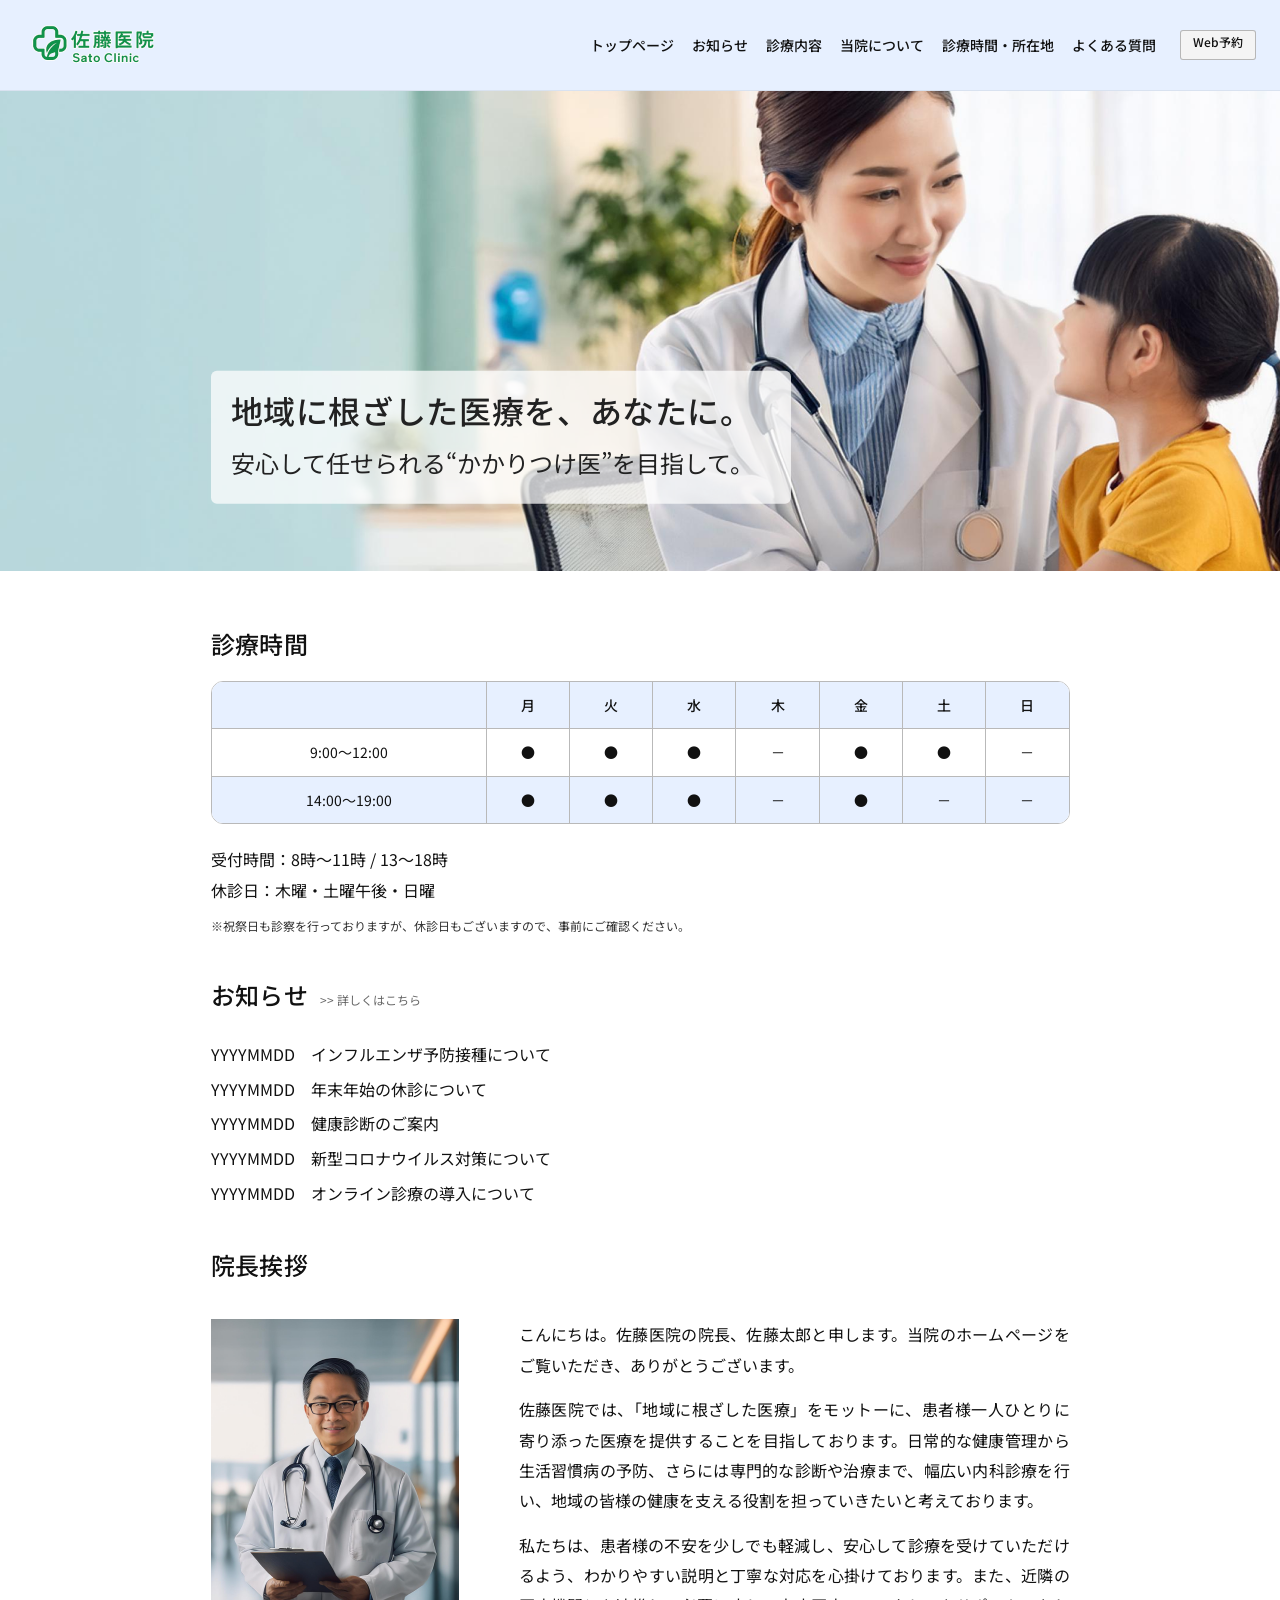
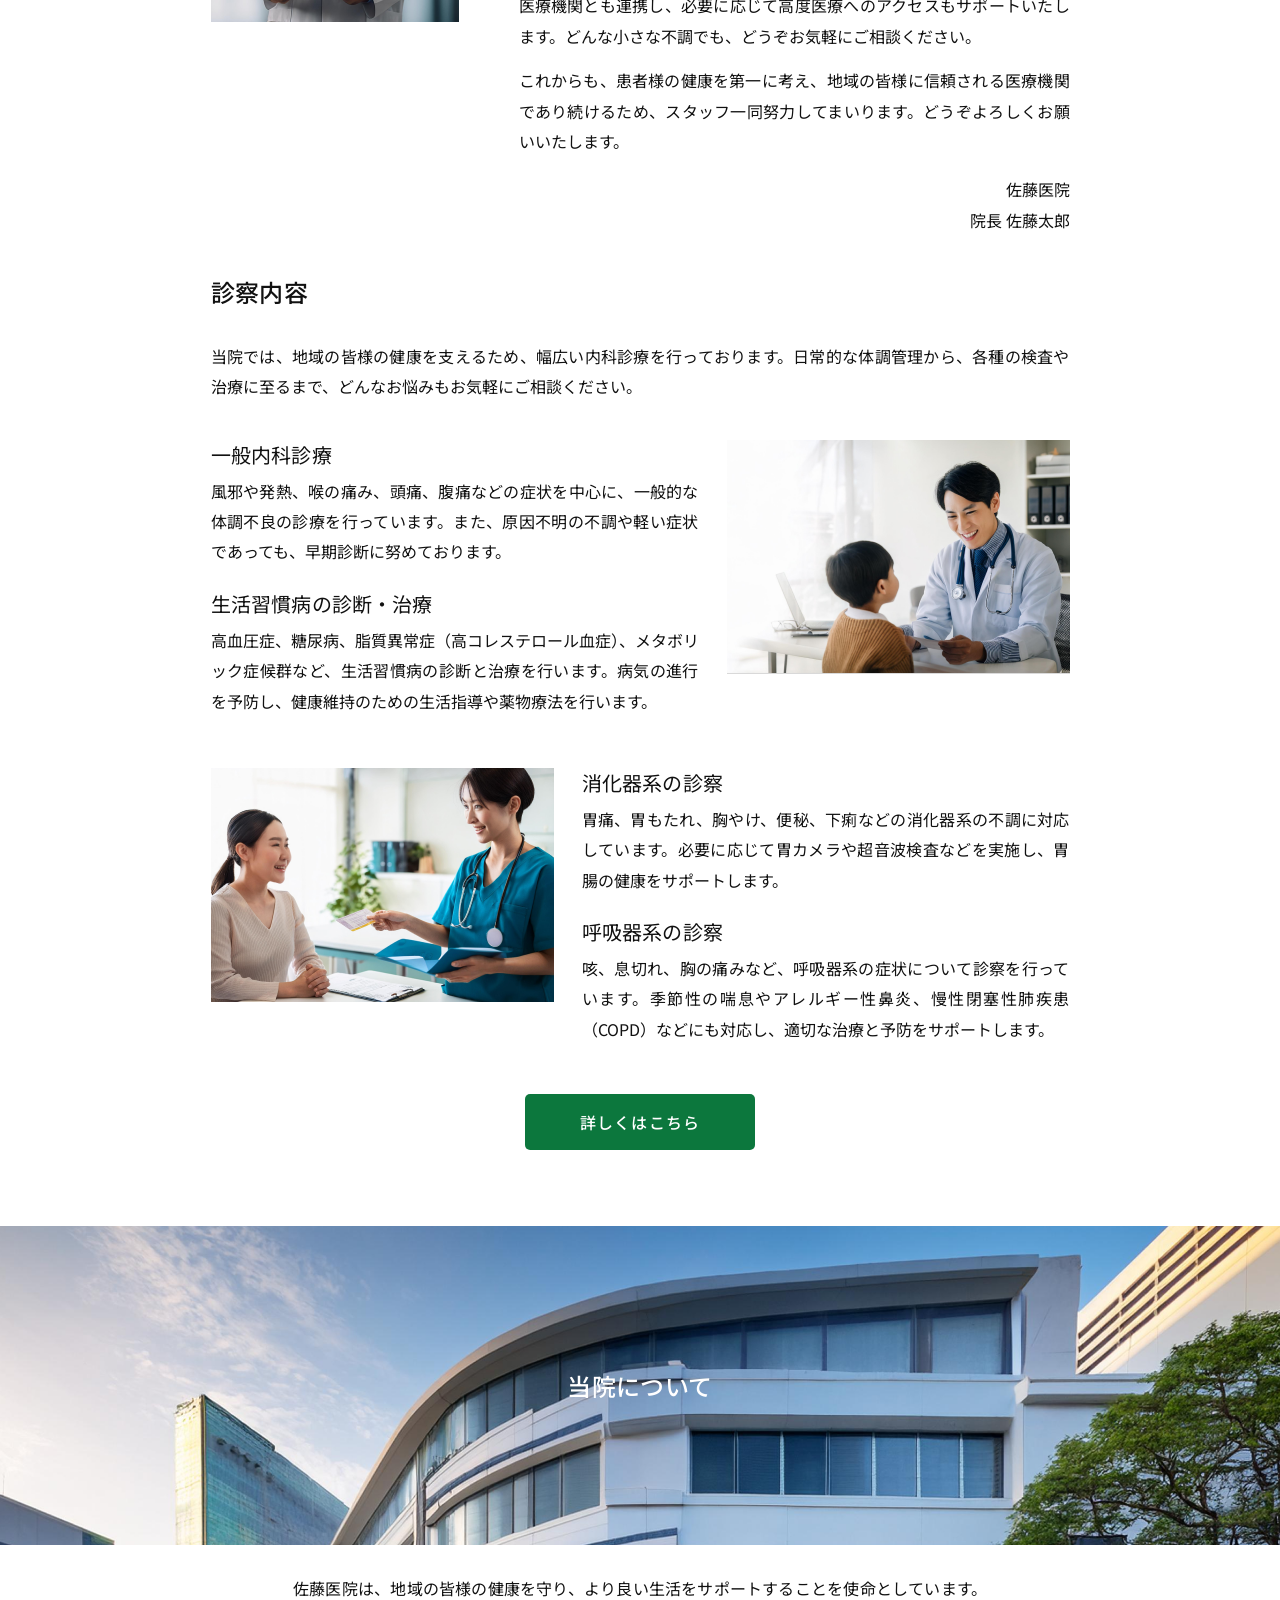
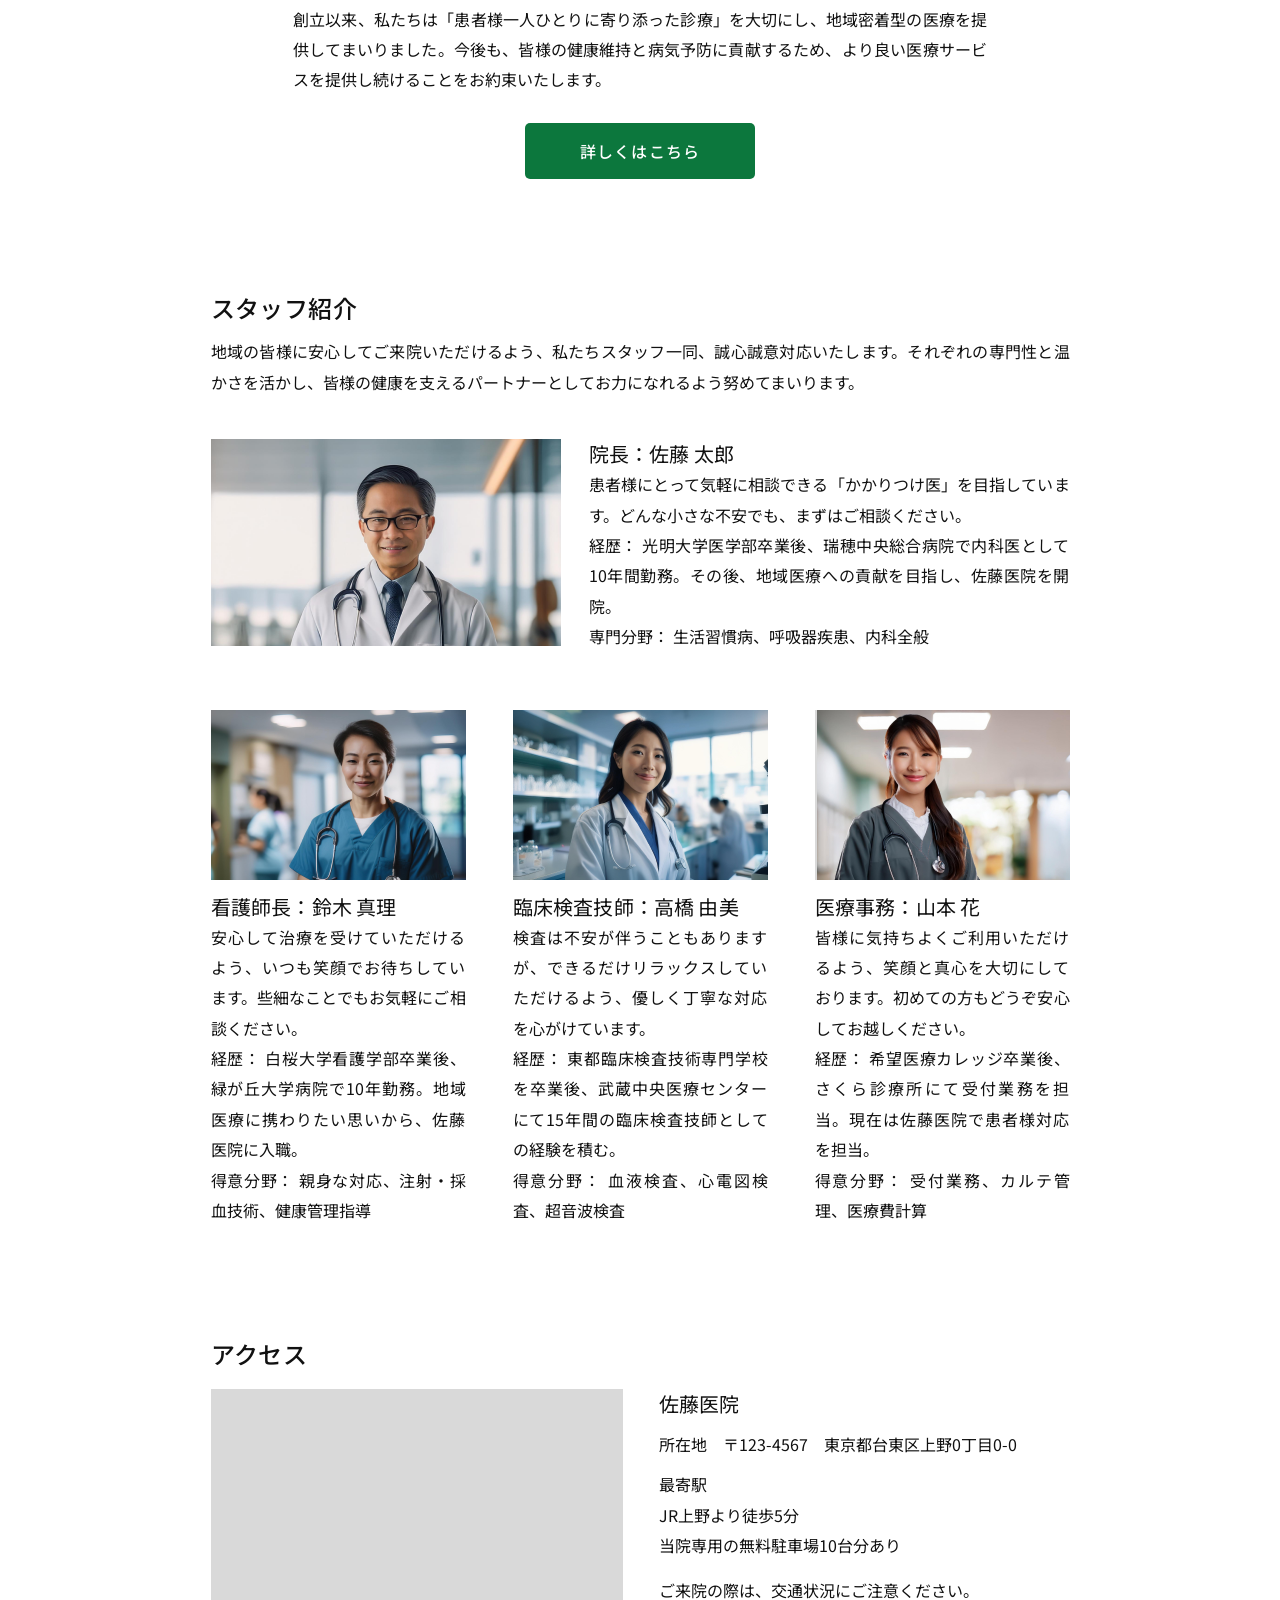
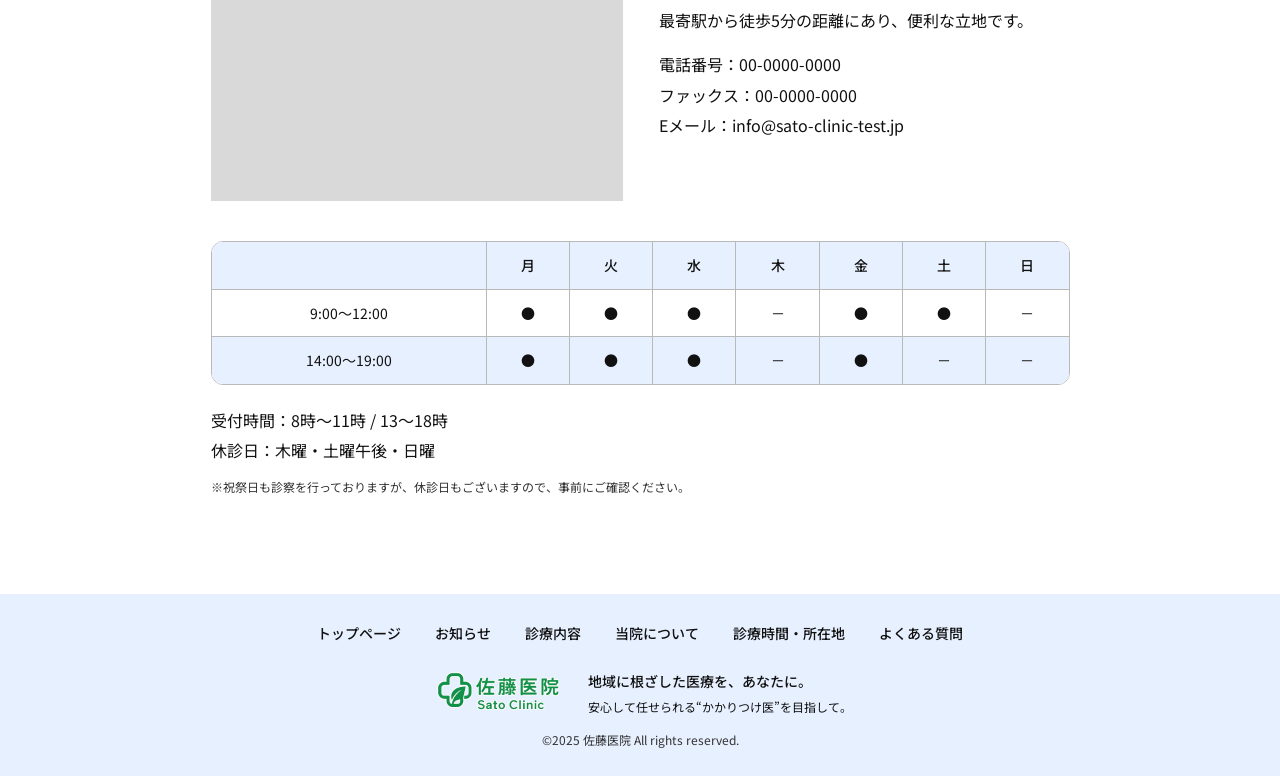
<file: index.html>
<!doctype html>
<html lang="ja">

<head>
    <meta charset="utf-8" />
    <meta name="viewport" content="width=device-width,initial-scale=1" />
    <title>佐藤医院</title>

    <!-- Noto Sans JP -->
    <link rel="preconnect" href="https://fonts.googleapis.com">
    <link rel="preconnect" href="https://fonts.gstatic.com" crossorigin>
    <link href="https://fonts.googleapis.com/css2?family=Noto+Sans+JP:wght@400;500&display=swap" rel="stylesheet">
    <link rel="stylesheet" href="./style.css">

    <style>
        :root {
            --h1-size: 2rem;
            --h1-line-height: 1.35;
            --h2-size: 1.5rem;
            --h2-weight: 500;
            --h2-line-height: 1.4;
            --h2-letter-spacing: .02em;
            --h1-size-sp: 1.4rem;
            --h2-size-sp: 1.25rem;
            --p-size-sp: .8rem;
        }

        /* Typography (rem) */
        h3 {
            font-size: 1.25rem;
            /* 20px */
            font-weight: 400;
            line-height: 1.5;
            margin: 0;
            letter-spacing: .01em;
        }

        .note {
            font-size: .75rem;
            /* 12px */
            font-weight: 400;
            color: #333;
        }

        /* ===== Hero (PC) ===== */
        .hero {
            position: relative;
            width: 100%;
            height: 480px;
            overflow: hidden;
            background: #fff;
        }

        .hero-carousel {
            position: absolute;
            inset: 0;
        }

        .hero-slides {
            position: absolute;
            inset: 0;
        }

        .hero-slide {
            position: absolute;
            inset: 0;
            opacity: 0;
            transition: opacity 800ms ease;
        }

        .hero-slide.is-active {
            opacity: 1;
        }

        .hero-slide img {
            width: 100%;
            height: 100%;
            object-fit: cover;
        }

        /* コピー */
        .hero .photo-band_text {
            position: absolute;
            left: calc((100% - var(--contentW))/2);
            top: 50%;
            transform: translateY(30%);
            width: 580px;
            text-align: left;
            color: #222;
            z-index: 2;
            background: rgba(255, 255, 255, .72);
            padding: 18px 20px;
            border-radius: 6px;
        }

        .hero .sub {
            margin-top: 8px;
            font-size: 24px;
        }

        /* ===== 診療時間（表） ===== */
        .hours-table-wrap {
            border-radius: 12px;
            overflow: hidden;
            border: 1px solid #b9b9b9;
        }

        .hours-table {
            width: 100%;
            border-collapse: separate;
            border-spacing: 0;
            font-size: 14px;
            background: #fff;
        }

        .hours-table th,
        .hours-table td {
            border: 0;
            padding: 10px 8px;
            text-align: center;
            background: #fff;
        }

        .hours-table tr>* {
            border-top: 1px solid #b9b9b9;
            border-left: 1px solid #b9b9b9;
        }

        .hours-table thead th {
            background: #E7F0FF;
            font-weight: 500;
        }

        .hours-table tbody tr:nth-child(even) td {
            background: #E7F0FF;
        }

        .hours-table tbody td:first-child {
            text-align: center;
            white-space: nowrap;
        }

        .hours-table thead tr>* {
            border-top: 0;
        }

        .hours-table tr>*:first-child {
            border-left: 0;
        }

        /* ===== お知らせ ===== */
        .heading-news-wrap {
            display: flex;
            align-items: baseline;
            gap: 12px;
            margin-bottom: 8px;
        }

        .heading-news {
            margin: 0;
        }

        .news-more {
            font-size: 12px;
            color: #666;
            text-decoration: none;
        }

        .news-more::before {
            content: ">> ";
        }

        .news-list {
            margin: 0;
            padding: 0;
            list-style: none;
            display: grid;
            gap: 6px;
        }

        .news-list li {
            font-size: 16px;
            font-weight: 400;
            line-height: 1.8;
        }

        /* ===== 院長挨拶 ===== */
        .greet {
            display: grid;
            grid-template-columns: 280px 1fr;
            gap: 28px;
            align-items: start;
            margin-top: 18px;
        }

        .ph-portrait {
            width: 248px;
            height: 303px;
            background: var(--ph);
            overflow: hidden;
            display: block;
        }

        .ph-portrait img {
            width: 100%;
            height: 100%;
            object-fit: cover;
        }

        .greet .text p {
            margin-bottom: 14px;
        }

        .signature {
            margin-top: 18px;
            text-align: right;
        }

        /* ===== 診察内容 ===== */
        .treat-lead {
            margin-top: 12px;
        }

        .treat-grid {
            display: grid;
            grid-template-columns: 1fr 343px;
            gap: 28px;
            align-items: start;
            margin-top: 18px;
        }

        .treat-ph {
            width: 343px;
            height: 234px;
            background: var(--ph);
            justify-self: end;
            overflow: hidden;
            display: block;
        }

        .treat-ph img {
            width: 100%;
            height: 100%;
            object-fit: cover;
        }

        .treat-item {
            margin-bottom: 22px;
            min-width: 0;
        }

        .treat-item p {
            margin-top: 6px;
        }

        .treat-bottom {
            display: grid;
            grid-template-columns: 343px minmax(0, 1fr);
            gap: 28px;
            align-items: start;
            margin-top: 10px;
        }

        .treat-bottom p {
            overflow-wrap: anywhere;
        }

        .treat-ph-wide {
            width: 343px;
            height: 234px;
            background: var(--ph);
            overflow: hidden;
            display: block;
        }

        .treat-ph-wide img {
            width: 100%;
            height: 100%;
            object-fit: cover;
        }

        /* ===== ボタン ===== */
        .btn-wrap {
            display: flex;
            justify-content: center;
            margin-top: 28px;
        }

        .btn {
            display: inline-flex;
            align-items: center;
            justify-content: center;
            padding: 8px 32px;
            width: 230px;
            height: 56px;
            background: var(--btn);
            color: #fff;
            font-weight: 500;
            border-radius: 5px;
            box-shadow: none;
            letter-spacing: .08em;
            font-size: 16px;
        }

        .btn:hover,
        .btn:active {
            filter: brightness(0.70);
        }

        /* ===== 当院について ===== */
        .photo-band {
            position: relative;
            width: 100%;
            height: 319px;
            overflow: hidden;
            display: grid;
            place-items: center;
            background: #fff;
        }

        .photo-band_img {
            position: absolute;
            inset: 0;
            width: 100%;
            height: 100%;
            object-fit: cover;
            z-index: 0;
        }

        .photo-band_text {
            position: relative;
            z-index: 2;
            text-align: center;
            color: #fff;
            padding: 0 16px;
        }

        .about-body {
            background: #fff;
            padding: 28px 0 56px;
        }

        .about-fixed {
            width: 694px;
            margin: 0 auto;
        }

        /* ===== スタッフ紹介 ===== */
        section[aria-label="スタッフ紹介"],
        section[aria-label="アクセス"] {
            background: #fff;
        }

        .staff-lead {
            margin-top: 12px;
        }

        .staff-top {
            display: grid;
            grid-template-columns: 350px 1fr;
            gap: 28px;
            align-items: start;
            margin-top: 22px;
            margin-bottom: 26px;
        }

        .staff-ph {
            width: 350px;
            height: 207px;
            background: var(--ph);
            overflow: hidden;
            display: block;
        }

        .staff-ph img {
            width: 100%;
            height: 100%;
            object-fit: cover;
        }

        .staff-cards {
            display: grid;
            grid-template-columns: repeat(3, 255px);
            gap: 22px;
            justify-content: space-between;
            margin-top: 12px;
        }

        .card .card-ph {
            width: 255px;
            height: 170px;
            background: var(--ph);
            margin-bottom: 12px;
            overflow: hidden;
            display: block;
        }

        .card .card-ph img {
            width: 100%;
            height: 100%;
            object-fit: cover;
        }

        /* ===== アクセス ===== */
        .access {
            display: grid;
            grid-template-columns: 420px 1fr;
            gap: 28px;
            align-items: start;
            margin-top: 18px;
        }

        .access-map {
            width: 412px;
            height: 412px;
            background: var(--ph);
            overflow: hidden;
        }

        .access-map iframe {
            width: 100%;
            height: 100%;
        }


        .meta {
            margin-top: 10px;
            display: grid;
            gap: 10px;
        }

        .label {
            display: inline-block;
            width: 64px;
        }

        /* ===== Responsive ===== */
        @media (max-width: 890px) {

            /* 院長挨拶：写真→テキスト */
            .greet {
                grid-template-columns: 1fr;
            }

            .ph-portrait {
                margin: 0 auto;
            }

            /* 診察内容：縦積み */
            .treat-grid {
                grid-template-columns: 1fr;
            }

            .treat-ph {
                justify-self: start;
                width: min(343px, 100%);
                height: auto;
                aspect-ratio: 343 / 234;
                margin: 0 auto;
            }

            .treat-bottom {
                grid-template-columns: 1fr;
            }

            .treat-bottom>div:nth-child(2) {
                order: 0;
                min-width: 0;
            }

            .treat-ph-wide {
                order: 1;
                width: min(343px, 100%);
                height: auto;
                aspect-ratio: 343 / 234;
                margin: 0 auto;
            }

            /* 当院について本文幅 */
            .about-fixed {
                width: min(694px, 100%);
            }

            /* スタッフ：縦積み */
            .staff-top {
                grid-template-columns: 1fr;
            }

            .staff-ph {
                width: min(350px, 100%);
                height: auto;
                aspect-ratio: 350 / 207;
                margin: 0 auto;
            }

            .staff-top>div {
                width: min(350px, 100%);
                margin: 0 auto;
            }

            .staff-cards {
                grid-template-columns: 1fr;
                justify-items: center;
            }

            .staff-cards .card {
                width: min(255px, 100%);
            }

            .card .card-ph {
                width: 100%;
                height: auto;
                aspect-ratio: 255 / 170;
            }

            /* アクセス：縦積み */
            .access {
                display: flex;
                flex-direction: column;
            }

            .access>div:last-child {
                order: 1;
            }

            .access-map {
                order: 2;
                width: 100%;
                height: auto;
                aspect-ratio: 412 / 412;
            }

        }

        @media (max-width: 890px) and (min-width: 601px) {

            .hero {
                height: 420px;
                position: relative;
                overflow: hidden;
            }

            .hero-carousel {
                position: absolute;
                inset: 0;
            }

            .hero .photo-band_text {
                position: absolute;
                left: 18px;
                right: 18px;
                top: 55%;
                transform: translateY(30%);
                z-index: 5;
                background: rgba(255, 255, 255, .72);
                color: #222;
                border-radius: 6px;
                padding: 18px 20px;
                display: inline-block;
                width: auto;
                max-width: 400px;
            }

            .hero-slides {
                z-index: 1;
            }

            .hero-slide img {
                object-fit: cover;
                object-position: center center;
            }

            .hero .photo-band_text h1 {
                font-size: 1.25rem;
            }

            .hero .photo-band_text .sub {
                font-size: 0.95rem;
            }
        }

        @media (max-width: 600px) {

            h3 {
                font-size: 1rem;
            }

            .news-list li {
                font-size: .8rem;
            }

            .btn {
                width: min(230px, 100%);
            }

            .hero {
                height: auto;
                display: flex;
                flex-direction: column;
                overflow: hidden;
                background: #fff;
            }

            .hero-carousel {
                position: relative;
                width: 100%;
                aspect-ratio: 375 / 300;
                overflow: hidden;
            }

            .hero-slide {
                position: absolute;
                inset: 0;
            }

            .hero-slides {
                position: absolute;
                inset: 0;
            }

            .hero-slide img {
                width: 100%;
                height: 100%;
                object-fit: cover;
            }

            .hero .photo-band_text {
                position: static;
                transform: none;
                width: 100%;
                margin: 0;
                background: #0C773D;
                color: #fff;
                border-radius: 0;
                padding: 18px 18px 20px;
                text-align: left;
                z-index: auto;
                overflow: hidden;
            }

            .hero .photo-band_text h1,
            .hero .photo-band_text .sub {
                color: inherit;
                white-space: nowrap;
                overflow: hidden;
            }

            .hero .sub {
                font-size: 16px;
                margin-top: 6px;
            }

        }
    </style>
</head>

<body>
    <div class="page">
        <header>
            <div class="container-wide">
                <div class="header-inner">
                    <a href="index.html" class="logo">
                        <img src="./image/cliniclogo_1208.png" alt="佐藤医院">
                    </a>

                    <nav class="global" aria-label="グローバルナビゲーション">
                        <!-- PC用 -->
                        <div class="global-links">
                            <a href="index.html">トップページ</a>
                            <a href="info.html">お知らせ</a>
                            <a href="details.html">診療内容</a>
                            <a href="about.html">当院について</a>
                            <a href="access.html">診療時間・所在地</a>
                            <a href="faq.html">よくある質問</a>
                            <a class="reserve" href="reservation.html">Web予約</a>
                        </div>

                        <!-- SP用 -->
                        <div class="global-actions">
                            <a class="reserve reserve-sp" href="reservation.html">Web予約</a>

                            <button class="hamburger" type="button" aria-label="メニューを開閉" aria-controls="globalMenu"
                                aria-expanded="false">
                                <span class="hamburger_bar" aria-hidden="true"></span>
                                <span class="hamburger_bar" aria-hidden="true"></span>
                                <span class="hamburger_bar" aria-hidden="true"></span>
                            </button>
                        </div>
                    </nav>
                </div>

                <!-- SP用中身 -->
                <div id="globalMenu" class="global-drawer" hidden>
                    <a href="index.html">トップページ</a>
                    <a href="info.html">お知らせ</a>
                    <a href="details.html">診療内容</a>
                    <a href="about.html">当院について</a>
                    <a href="access.html">診療時間・所在地</a>
                    <a href="faq.html">よくある質問</a>
                </div>
            </div>
        </header>

        <section class="hero" aria-label="ヒーロー">
            <div class="hero-carousel" aria-label="ヒーロー画像カルーセル">
                <div class="hero-slides">
                    <picture class="hero-slide is-active">
                        <source media="(max-width:600px)" srcset="./image/carousel(sp)-1_1208.png">
                        <img src="./image/carousel-1_1208.png" alt="">
                    </picture>

                    <picture class="hero-slide">
                        <source media="(max-width:600px)" srcset="./image/carousel(sp)-2_1210.png">
                        <img src="./image/carousel-2_1210.png" alt="">
                    </picture>

                    <picture class="hero-slide">
                        <source media="(max-width:600px)" srcset="./image/carousel(sp)-3_1210.png">
                        <img src="./image/carousel-3_1210.png" alt="">
                    </picture>
                </div>
            </div>

            <div class="photo-band_text">
                <h1>地域に根ざした医療を、あなたに。</h1>
                <p class="sub">安心して任せられる“かかりつけ医”を目指して。</p>
            </div>
        </section>

        <main>
            <section class="section" aria-label="診療時間・お知らせ・院長挨拶・診察内容">
                <div class="container">
                    <h2>診療時間</h2>
                    <div class="u-spacer-20" aria-hidden="true"></div>

                    <div class="hours-table-wrap">
                        <table class="hours-table">
                            <thead>
                                <tr>
                                    <th></th>
                                    <th>月</th>
                                    <th>火</th>
                                    <th>水</th>
                                    <th>木</th>
                                    <th>金</th>
                                    <th>土</th>
                                    <th>日</th>
                                </tr>
                            </thead>
                            <tr>
                                <td>9:00～12:00</td>
                                <td>●</td>
                                <td>●</td>
                                <td>●</td>
                                <td>－</td>
                                <td>●</td>
                                <td>●</td>
                                <td>－</td>
                            </tr>
                            <tr>
                                <td>14:00～19:00</td>
                                <td>●</td>
                                <td>●</td>
                                <td>●</td>
                                <td>－</td>
                                <td>●</td>
                                <td>－</td>
                                <td>－</td>
                            </tr>
                        </table>
                    </div>
                    <div class="u-spacer-20" aria-hidden="true"></div>

                    <p>受付時間：8時〜11時 / 13〜18時</p>
                    <p>休診日：木曜・土曜午後・日曜</p>
                    <p class="note u-mt-10">※祝祭日も診察を行っておりますが、休診日もございますので、事前にご確認ください。</p>
                    <div class="u-spacer-40" aria-hidden="true"></div>

                    <div class="heading-news-wrap">
                        <h2 class="heading-news">お知らせ</h2>
                        <a href="info.html" class="news-more">詳しくはこちら</a>
                    </div>
                    <div class="u-spacer-20" aria-hidden="true"></div>

                    <ul class="news-list">
                        <li>YYYYMMDD　インフルエンザ予防接種について</li>
                        <li>YYYYMMDD　年末年始の休診について</li>
                        <li>YYYYMMDD　健康診断のご案内</li>
                        <li>YYYYMMDD　新型コロナウイルス対策について</li>
                        <li>YYYYMMDD　オンライン診療の導入について</li>
                    </ul>
                    <div class="u-spacer-40" aria-hidden="true"></div>

                    <h2>院長挨拶</h2>
                    <div class="u-spacer-20" aria-hidden="true"></div>

                    <div class="greet">
                        <div class="ph-portrait">
                            <img src="./image/director_1208.png" alt="院長写真">
                        </div>
                        <div class="text">
                            <p>こんにちは。佐藤医院の院長、佐藤太郎と申します。当院のホームページをご覧いただき、ありがとうございます。</p>
                            <p>佐藤医院では、「地域に根ざした医療」をモットーに、患者様一人ひとりに寄り添った医療を提供することを目指しております。日常的な健康管理から生活習慣病の予防、さらには専門的な診断や治療まで、幅広い内科診療を行い、地域の皆様の健康を支える役割を担っていきたいと考えております。
                            </p>
                            <p>私たちは、患者様の不安を少しでも軽減し、安心して診療を受けていただけるよう、わかりやすい説明と丁寧な対応を心掛けております。また、近隣の医療機関とも連携し、必要に応じて高度医療へのアクセスもサポートいたします。どんな小さな不調でも、どうぞお気軽にご相談ください。
                            </p>
                            <p>これからも、患者様の健康を第一に考え、地域の皆様に信頼される医療機関であり続けるため、スタッフ一同努力してまいります。どうぞよろしくお願いいたします。</p>

                            <div class="signature">佐藤医院<br>院長 佐藤太郎</div>
                        </div>
                    </div>
                    <div class="u-spacer-40" aria-hidden="true"></div>

                    <h2>診察内容</h2>
                    <div class="u-spacer-20" aria-hidden="true"></div>

                    <p class="treat-lead">
                        当院では、地域の皆様の健康を支えるため、幅広い内科診療を行っております。日常的な体調管理から、各種の検査や治療に至るまで、どんなお悩みもお気軽にご相談ください。
                    </p>
                    <div class="u-spacer-20" aria-hidden="true"></div>

                    <div class="treat-grid">
                        <div>
                            <div class="treat-item">
                                <h3>一般内科診療</h3>
                                <p>風邪や発熱、喉の痛み、頭痛、腹痛などの症状を中心に、一般的な体調不良の診療を行っています。また、原因不明の不調や軽い症状であっても、早期診断に努めております。</p>
                            </div>

                            <div class="treat-item u-mb-0">
                                <h3>生活習慣病の診断・治療</h3>
                                <p>高血圧症、糖尿病、脂質異常症（高コレステロール血症）、メタボリック症候群など、生活習慣病の診断と治療を行います。病気の進行を予防し、健康維持のための生活指導や薬物療法を行います。
                                </p>
                            </div>
                        </div>

                        <div class="treat-ph">
                            <img src="./image/patient-1_1208.png" alt="診療イメージ">
                        </div>
                    </div>
                    <div class="u-spacer-20" aria-hidden="true"></div>

                    <div class="treat-bottom">
                        <div class="treat-ph-wide">
                            <img src="./image/patient-2_1208.png" alt="診療イメージ">
                        </div>

                        <div>
                            <div class="treat-item">
                                <h3>消化器系の診察</h3>
                                <p>胃痛、胃もたれ、胸やけ、便秘、下痢などの消化器系の不調に対応しています。必要に応じて胃カメラや超音波検査などを実施し、胃腸の健康をサポートします。</p>
                            </div>

                            <div class="treat-item u-mb-0">
                                <h3>呼吸器系の診察</h3>
                                <p>咳、息切れ、胸の痛みなど、呼吸器系の症状について診察を行っています。季節性の喘息やアレルギー性鼻炎、慢性閉塞性肺疾患（COPD）などにも対応し、適切な治療と予防をサポートします。
                                </p>
                            </div>
                        </div>
                    </div>

                    <div class="btn-wrap">
                        <a class="btn" href="details.html">詳しくはこちら</a>
                    </div>
                    <div class="u-spacer-20" aria-hidden="true"></div>
                </div>
            </section>

            <section class="photo-band" aria-label="当院について">
                <img class="photo-band_img" src="./image/about_1208.png" alt="">
                <div class="photo-band_text">
                    <h2>当院について</h2>
                </div>
            </section>

            <div class="about-body">
                <div class="container">
                    <p class="about-fixed">
                        佐藤医院は、地域の皆様の健康を守り、より良い生活をサポートすることを使命としています。創立以来、私たちは「患者様一人ひとりに寄り添った診療」を大切にし、地域密着型の医療を提供してまいりました。今後も、皆様の健康維持と病気予防に貢献するため、より良い医療サービスを提供し続けることをお約束いたします。
                    </p>

                    <div class="btn-wrap">
                        <a class="btn" href="about.html">詳しくはこちら</a>
                    </div>
                </div>
            </div>

            <section class="section" aria-label="スタッフ紹介">
                <div class="container">
                    <h2>スタッフ紹介</h2>
                    <p class="staff-lead">
                        地域の皆様に安心してご来院いただけるよう、私たちスタッフ一同、誠心誠意対応いたします。それぞれの専門性と温かさを活かし、皆様の健康を支えるパートナーとしてお力になれるよう努めてまいります。
                    </p>
                    <div class="u-spacer-20" aria-hidden="true"></div>

                    <div class="staff-top">
                        <div class="staff-ph">
                            <img src="./image/photo(sato)_1208.png" alt="院長写真">
                        </div>
                        <div>
                            <h3>院長：佐藤 太郎</h3>
                            <p>患者様にとって気軽に相談できる「かかりつけ医」を目指しています。どんな小さな不安でも、まずはご相談ください。</p>
                            <p>経歴： 光明大学医学部卒業後、瑞穂中央総合病院で内科医として10年間勤務。その後、地域医療への貢献を目指し、佐藤医院を開院。</p>
                            <p>専門分野： 生活習慣病、呼吸器疾患、内科全般</p>
                        </div>
                    </div>
                    <div class="u-spacer-20" aria-hidden="true"></div>

                    <div class="staff-cards">
                        <div class="card">
                            <div class="card-ph">
                                <img src="./image/photo(suzuki)_1208.png" alt="看護師長写真">
                            </div>
                            <h3>看護師長：鈴木 真理</h3>
                            <p>安心して治療を受けていただけるよう、いつも笑顔でお待ちしています。些細なことでもお気軽にご相談ください。</p>
                            <p>経歴： 白桜大学看護学部卒業後、緑が丘大学病院で10年勤務。地域医療に携わりたい思いから、佐藤医院に入職。</p>
                            <p>得意分野： 親身な対応、注射・採血技術、健康管理指導</p>
                        </div>

                        <div class="card">
                            <div class="card-ph">
                                <img src="./image/photo(takahashi)_1208.png" alt="臨床検査技師写真">
                            </div>
                            <h3>臨床検査技師：高橋 由美</h3>
                            <p>検査は不安が伴うこともありますが、できるだけリラックスしていただけるよう、優しく丁寧な対応を心がけています。</p>
                            <p>経歴： 東都臨床検査技術専門学校を卒業後、武蔵中央医療センターにて15年間の臨床検査技師としての経験を積む。</p>
                            <p>得意分野： 血液検査、心電図検査、超音波検査</p>
                        </div>

                        <div class="card">
                            <div class="card-ph">
                                <img src="./image/photo(yamamoto)_1208.png" alt="医療事務写真">
                            </div>
                            <h3>医療事務：山本 花</h3>
                            <p>皆様に気持ちよくご利用いただけるよう、笑顔と真心を大切にしております。初めての方もどうぞ安心してお越しください。</p>
                            <p>経歴： 希望医療カレッジ卒業後、さくら診療所にて受付業務を担当。現在は佐藤医院で患者様対応を担当。</p>
                            <p>得意分野： 受付業務、カルテ管理、医療費計算</p>
                        </div>
                    </div>
                </div>
            </section>

            <section class="section" aria-label="アクセス">
                <div class="container">
                    <h2>アクセス</h2>

                    <div class="access">
                        <div class="access-map">
                            <iframe
                                src="https://www.google.com/maps/embed?pb=!1m18!1m12!1m3!1d572.6910566759595!2d139.77855302044742!3d35.71072565786052!2m3!1f0!2f0!3f0!3m2!1i1024!2i768!4f13.1!3m3!1m2!1s0x60188e98cbf99ad1%3A0x4d191fa2b224e817!2z5pu95oiR44OT44Or!5e0!3m2!1sja!2sjp!4v1765161860705!5m2!1sja!2sjp"
                                width="412" height="412" class="u-frame-border-0" allowfullscreen="" loading="lazy"
                                referrerpolicy="no-referrer-when-downgrade"></iframe>
                        </div>

                        <div>
                            <h3>佐藤医院</h3>

                            <div class="meta">
                                <p><span class="label">所在地</span>〒123-4567　東京都台東区上野0丁目0-0</p>
                                <p><span class="label">最寄駅</span><br> JR上野より徒歩5分<br>当院専用の無料駐車場10台分あり</p>
                            </div>

                            <p class="u-mt-14">ご来院の際は、交通状況にご注意ください。</p>
                            <p>最寄駅から徒歩5分の距離にあり、便利な立地です。</p>

                            <div class="u-spacer-14" aria-hidden="true"></div>
                            <p>電話番号：00-0000-0000<br>ファックス：00-0000-0000<br>Eメール：info@sato-clinic-test.jp</p>
                        </div>
                    </div>
                    <div class="u-spacer-40" aria-hidden="true"></div>
                    <div class="hours-table-wrap">
                        <table class="hours-table">
                            <thead>
                                <tr>
                                    <th></th>
                                    <th>月</th>
                                    <th>火</th>
                                    <th>水</th>
                                    <th>木</th>
                                    <th>金</th>
                                    <th>土</th>
                                    <th>日</th>
                                </tr>
                            </thead>
                            <tr>
                                <td>9:00～12:00</td>
                                <td>●</td>
                                <td>●</td>
                                <td>●</td>
                                <td>－</td>
                                <td>●</td>
                                <td>●</td>
                                <td>－</td>
                            </tr>
                            <tr>
                                <td>14:00～19:00</td>
                                <td>●</td>
                                <td>●</td>
                                <td>●</td>
                                <td>－</td>
                                <td>●</td>
                                <td>－</td>
                                <td>－</td>
                            </tr>
                        </table>
                    </div>
                    <div class="u-spacer-20" aria-hidden="true"></div>

                    <p>受付時間：8時〜11時 / 13〜18時</p>
                    <p>休診日：木曜・土曜午後・日曜</p>
                    <p class="note u-mt-10">※祝祭日も診察を行っておりますが、休診日もございますので、事前にご確認ください。</p>
                    <div class="u-spacer-40" aria-hidden="true"></div>
                </div>
            </section>

            <footer aria-label="フッター">
                <div class="container footer-inner">
                    <nav class="footer-nav" aria-label="フッターナビゲーション">
                        <a href="index.html">トップページ</a>
                        <a href="info.html">お知らせ</a>
                        <a href="details.html">診療内容</a>
                        <a href="about.html">当院について</a>
                        <a href="access.html">診療時間・所在地</a>
                        <a href="faq.html">よくある質問</a>
                    </nav>

                    <div class="footer-brand">
                        <a href="index.html" class="logo">
                            <img src="./image/cliniclogo_1208.png" alt="佐藤医院">
                        </a>
                        <div class="footer-copy">
                            <strong>地域に根ざした医療を、あなたに。</strong>
                            <p>安心して任せられる“かかりつけ医”を目指して。</p>
                        </div>
                    </div>

                    <div class="copyright">©2025 佐藤医院 All rights reserved.</div>
                </div>
            </footer>
        </main>

        <aside id="floatingBanner" class="floating-banner" aria-label="予約バナー">
            <a class="floating-banner_link" href="reservation.html">
                <img src="./image/Attention.png" alt="Web予約はこちら">
            </a>
            <button id="floatingBannerClose" class="floating-banner_close" type="button" aria-label="バナーを閉じる">
                ×
            </button>
        </aside>
    </div>

    <script src="./common.js"></script>
    <script>
        (function () {
            // Hero carousel
            const slides = Array.from(document.querySelectorAll('.hero-slide'));
            if (slides.length <= 1) return;
            let index = 0;
            const intervalMs = 3000;
            let timer = null;
            const show = (i) => {
                slides.forEach((el, n) => el.classList.toggle('is-active', n === i));
            };
            const next = () => {
                index = (index + 1) % slides.length;
                show(index);
            };
            const start = () => {
                if (timer) return;
                timer = setInterval(next, intervalMs);
            };
            const stop = () => {
                if (!timer) return;
                clearInterval(timer);
                timer = null;
            };
            show(index);
            start();
            const area = document.querySelector('.hero-carousel') || document.querySelector('.hero');
            if (area) {
                area.addEventListener('mouseenter', stop);
                area.addEventListener('mouseleave', start);
                area.addEventListener('touchstart', stop, { passive: true });
                area.addEventListener('touchend', start, { passive: true });
            }
        })();
    </script>
</body>

</html>
</file>
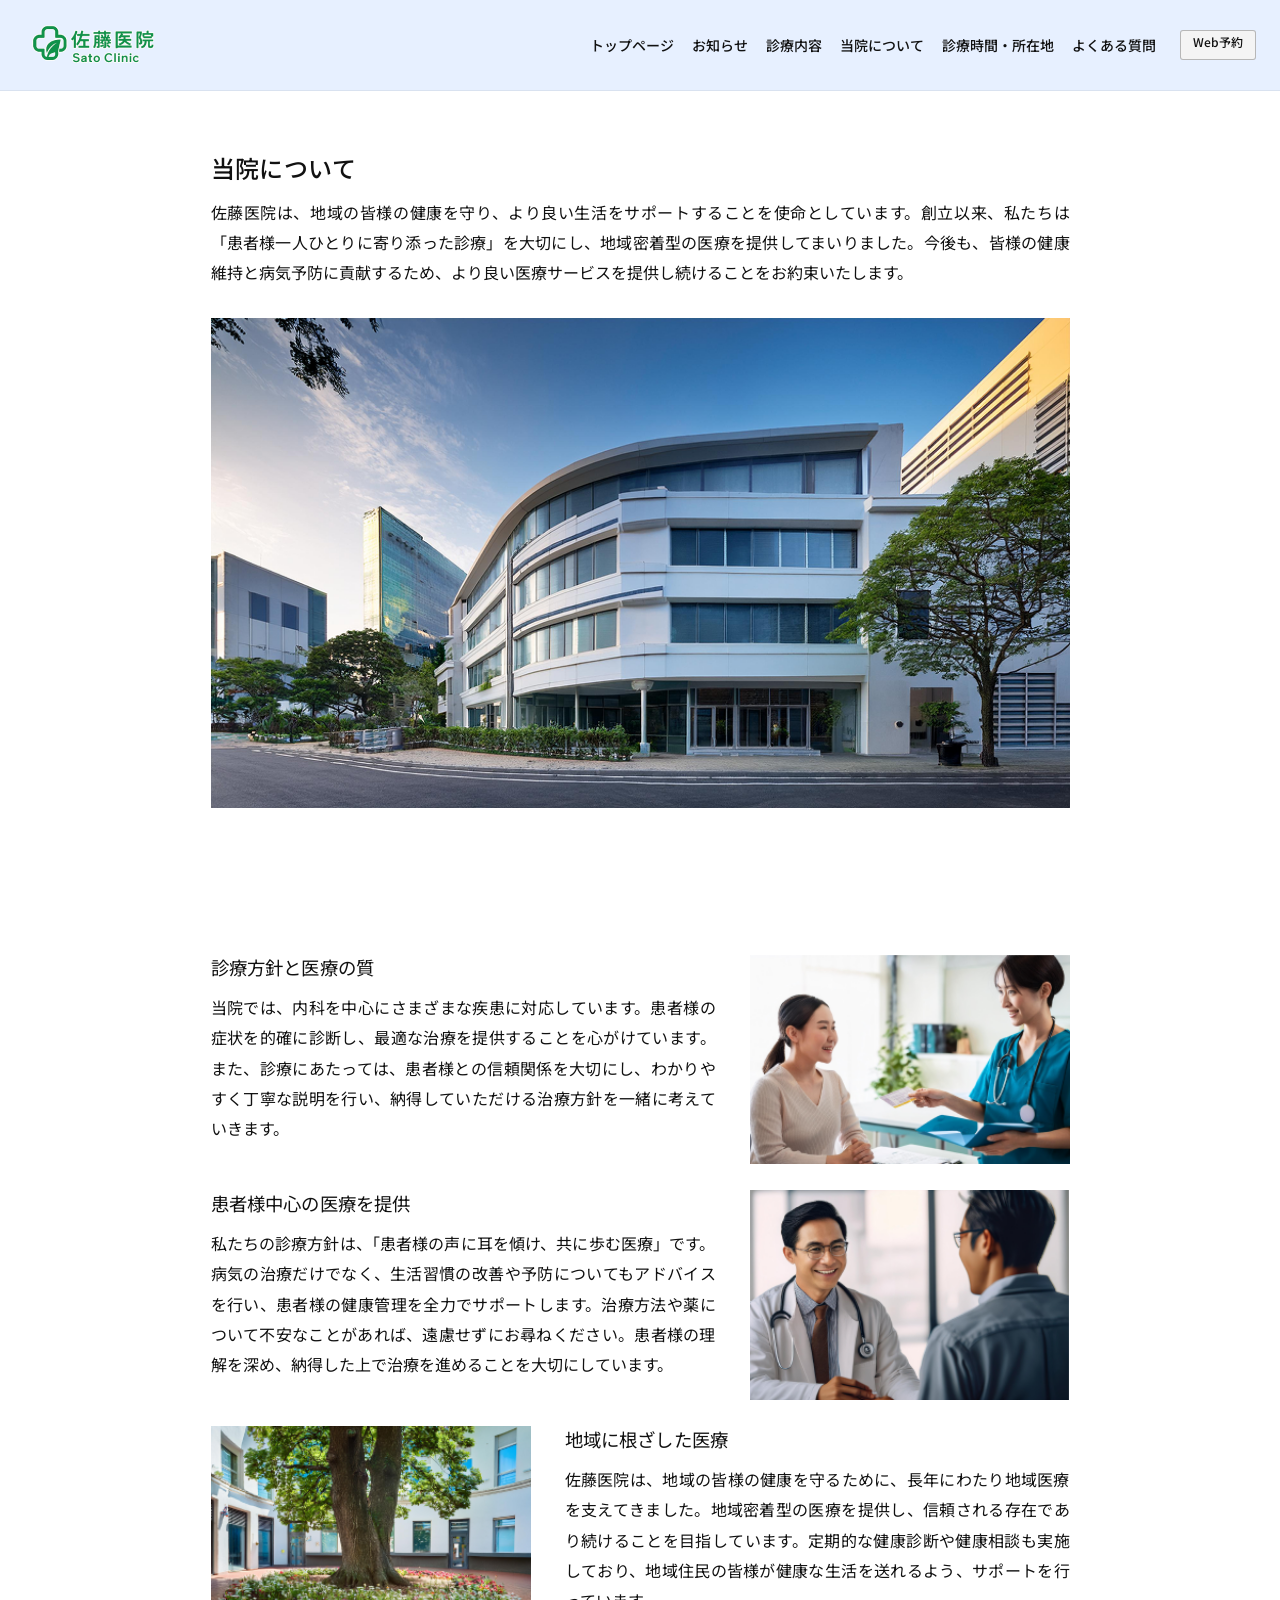
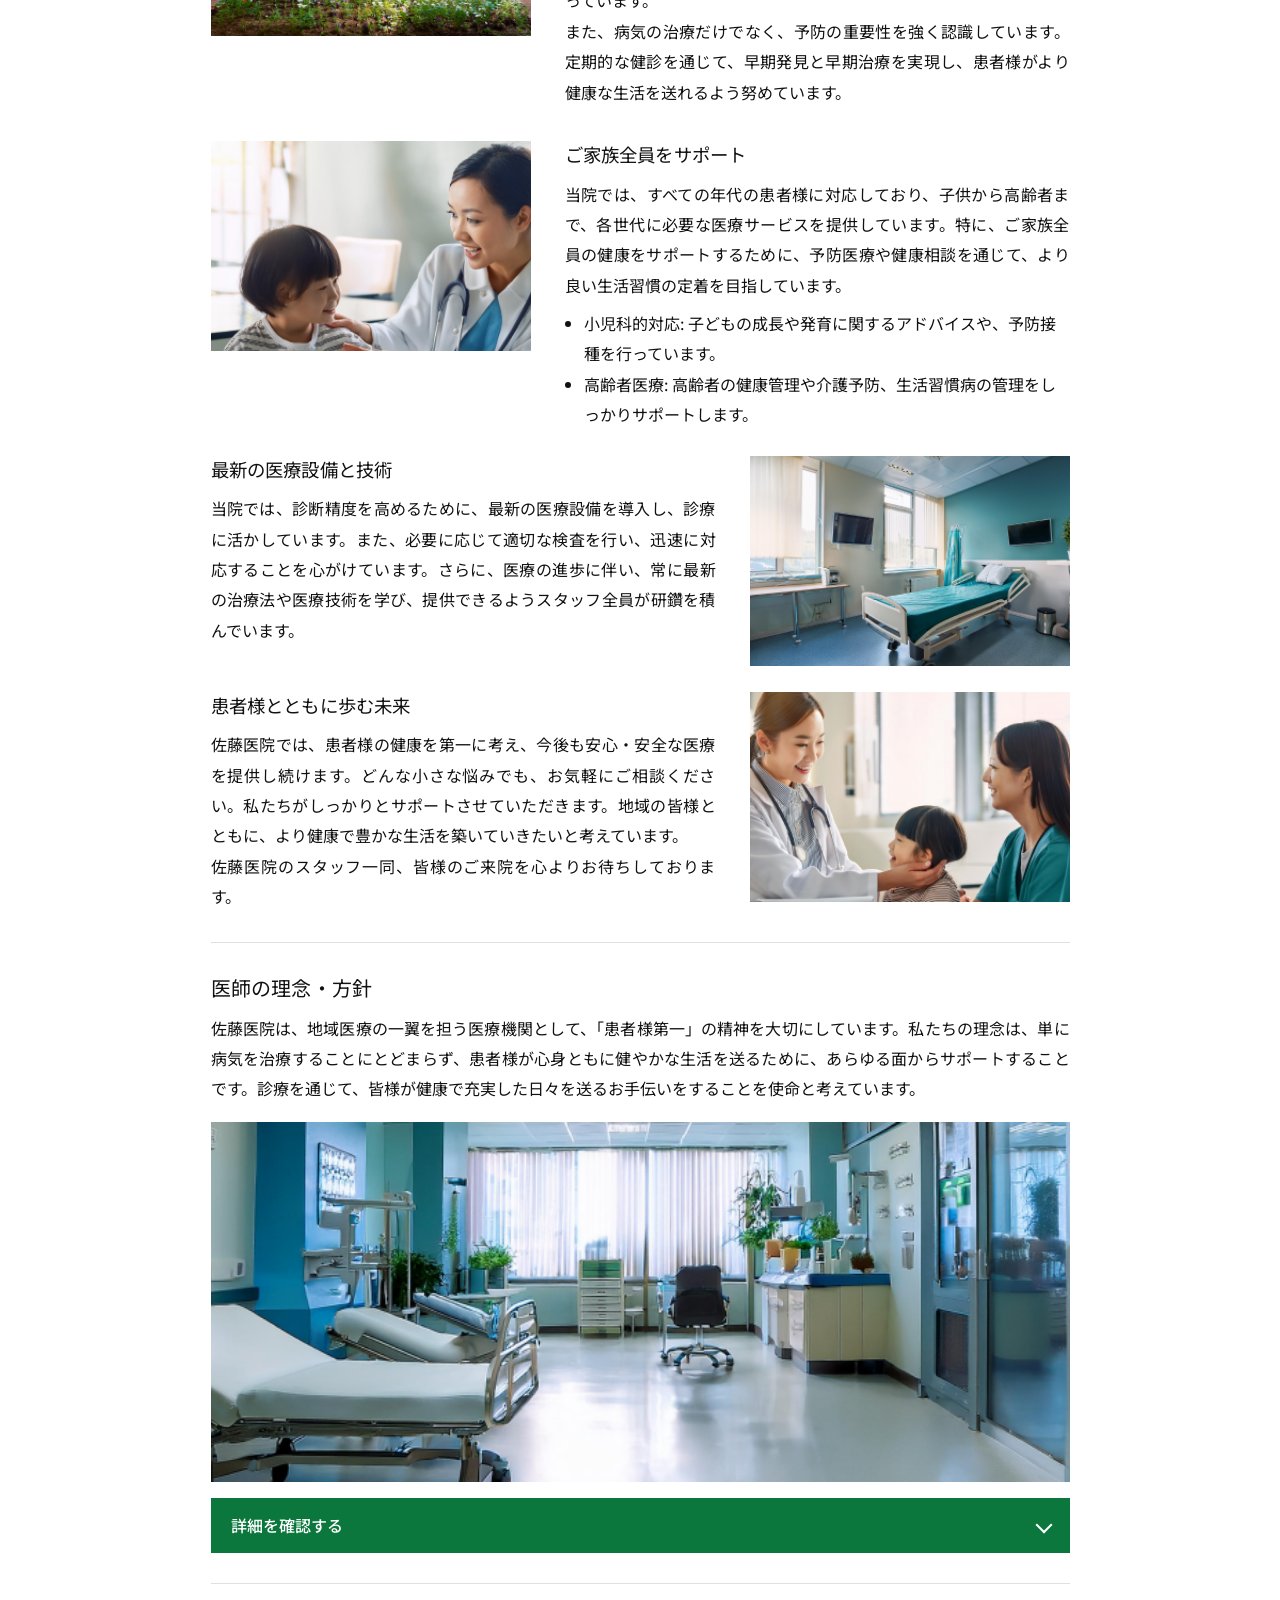
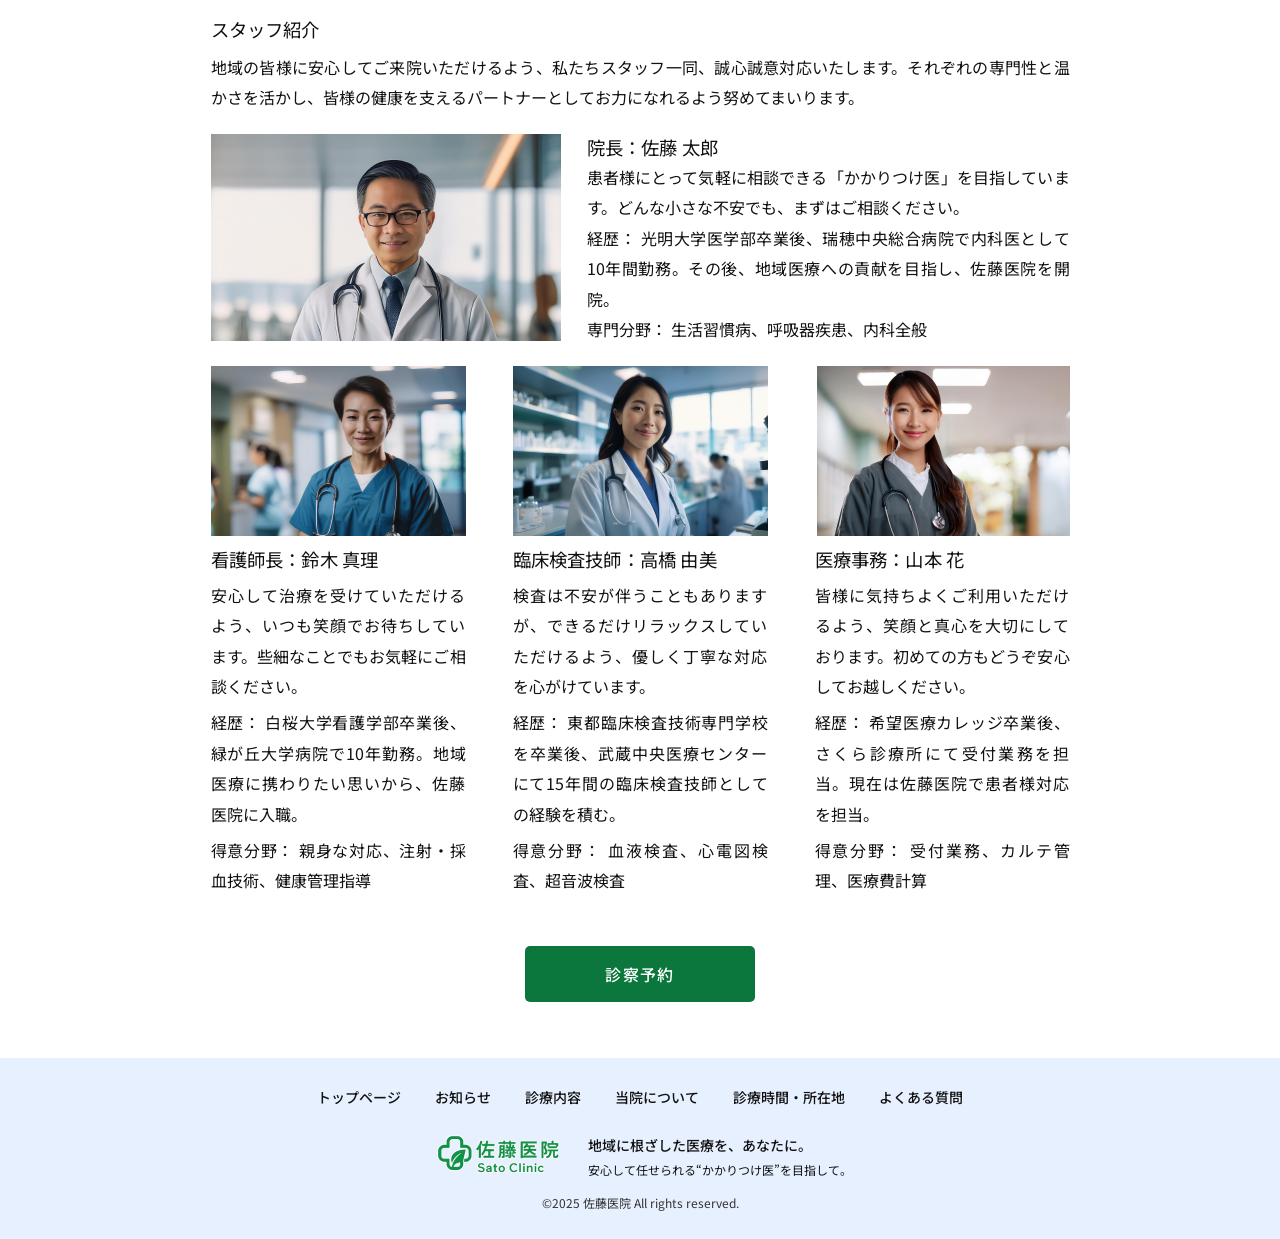
<file: about.html>
<!doctype html>
<html lang="ja">

<head>
    <meta charset="utf-8" />
    <meta name="viewport" content="width=device-width,initial-scale=1" />
    <title>当院について｜佐藤医院</title>

    <!-- Noto Sans JP -->
    <link rel="preconnect" href="https://fonts.googleapis.com">
    <link rel="preconnect" href="https://fonts.gstatic.com" crossorigin>
    <link href="https://fonts.googleapis.com/css2?family=Noto+Sans+JP:wght@400;500&display=swap" rel="stylesheet">
    <link rel="stylesheet" href="./style.css">

    <style>
        :root {
            --line: rgba(0, 0, 0, .12);
        }

        /* ===== details page ===== */
        .about-hero {
            padding: 34px 0 22px;
        }

        .about-top {
            display: grid;
            grid-template-columns: 1fr;
            gap: 14px;
            margin-top: 4px;
            margin-bottom: 12px;
        }

        .about-lead {
            max-width: 760px;
        }

        .about-main-photo {
            margin-top: 18px;
            width: 100%;
            border-radius: 0;
            object-fit: cover;
        }

        /* 2カラム：左テキスト＋右画像（診療方針と医師の想い/患者様中心…） */
        .about-split {
            display: grid;
            grid-template-columns: 1fr 320px;
            gap: 34px;
            align-items: start;
            margin-top: 34px;
        }

        .about-side-photos {
            display: grid;
            gap: 18px;
        }

        .side-ph {
            width: 100%;
            aspect-ratio: 320 / 210;
            object-fit: cover;
        }

        /* 小見出し＋テキスト＋画像（交互配置に対応できる汎用ブロック） */
        .about-blocks {
            margin-top: 34px;
            display: grid;
            gap: 26px;
        }

        .about-block {
            display: grid;
            grid-template-columns: 1fr 320px;
            gap: 34px;
            align-items: start;
        }

        .about-block .block-photo {
            width: 100%;
            aspect-ratio: 320 / 210;
            object-fit: cover;
            justify-self: end;
        }

        .about-block.is-photo-left {
            grid-template-columns: 320px 1fr;
        }

        .about-block.is-photo-left .block-photo {
            grid-column: 1;
            justify-self: start;
        }

        .about-block.is-photo-left .block-text {
            grid-column: 2;
        }

        .about-block .block-text ul {
            margin: 8px 0 0;
            padding-left: 1.2em;
            font-size: var(--p-size);
            line-height: 1.9;
        }

        .about-block .block-text li {
            margin: 0;
        }

        .hr {
            height: 1px;
            background: var(--line);
            margin: 30px 0;
        }

        /* 医師の理念・方針：大画像 */
        .philo-photo {
            width: 100%;
            aspect-ratio: 859 / 360;
            object-fit: cover;
            margin-top: 18px;
        }

        /* 緑の帯ボタン（アコーディオン） */
        .accordion {
            margin-top: 16px;
        }

        .accordion-trigger {
            width: 100%;
            border: 0;
            background: var(--btn);
            color: #fff;
            font: inherit;
            font-weight: 500;
            font-size: 1rem;
            line-height: 1.2;
            padding: 18px 20px;
            border-radius: 0;
            display: flex;
            align-items: center;
            justify-content: space-between;
            gap: 12px;
            cursor: pointer;
        }

        .accordion-trigger span {
            display: inline-flex;
            align-items: center;
            gap: 10px;
        }

        .accordion-trigger::after {
            content: "";
            width: 10px;
            height: 10px;
            border-right: 2px solid #fff;
            border-bottom: 2px solid #fff;
            transform: rotate(45deg);
            transition: transform 200ms ease;
            flex: 0 0 auto;
        }

        .accordion-trigger[aria-expanded="true"]::after {
            transform: rotate(-135deg);
        }

        .accordion-panel {
            border: 1px solid var(--line);
            border-top: 0;
            padding: 22px 22px 18px;
            background: #fff;
        }

        /* 理念方針テキストの見え方（番号＋見出し） */
        .policy-list {
            margin: 0;
            padding-left: 18px;
        }

        .policy-list li {
            margin: 0;
            padding: 0;
        }

        .policy-item-title {
            color: var(--btn);
            font-weight: 500;
            margin: 0 0 6px;
        }

        .policy-item+.policy-item {
            margin-top: 18px;
        }

        .policy-subtitle {
            color: var(--btn);
            font-weight: 500;
            margin-top: 16px;
        }

        /* スタッフ紹介 */
        .staff {
            margin-top: 32px;
        }

        .staff-head {
            margin-bottom: 14px;
        }

        .staff-lead {
            margin-top: 8px;
        }

        .staff-grid {
            margin-top: 22px;
            display: grid;
            grid-template-columns: 1fr;
            gap: 22px;
        }

        .staff-leader {
            display: grid;
            grid-template-columns: 350px 1fr;
            gap: 26px;
            align-items: start;
        }

        .staff-leader .photo {
            width: 350px;
            aspect-ratio: 350 / 207;
            object-fit: cover;
        }

        .staff-cards {
            display: grid;
            grid-template-columns: repeat(3, 255px);
            gap: 22px;
            justify-content: space-between;
            align-items: start;
        }

        .card {
            width: 255px;
            min-width: 0;
        }

        .card .card-ph {
            width: 100%;
            aspect-ratio: 255 / 170;
            object-fit: cover;
            display: block;
            margin: 0 0 10px;
        }

        .card h4 {
            margin: 0;
            font-size: 1.15rem;
            font-weight: 400;
            line-height: 1.5;
            margin: 0;
            letter-spacing: .01em;
        }

        .card p {
            margin-top: 6px;
        }

        /* 診察予約ボタン（ページ下） */
        .btn-wrap {
            display: flex;
            justify-content: center;
            margin-top: 28px;
        }

        .btn {
            display: inline-flex;
            align-items: center;
            justify-content: center;
            padding: 8px 32px;
            width: 230px;
            height: 56px;
            background: var(--btn);
            color: #fff;
            font-weight: 500;
            border-radius: 5px;
            box-shadow: none;
            letter-spacing: .08em;
            font-size: 16px;
        }

        .btn:hover,
        .btn:active {
            filter: brightness(0.70);
        }

        /* ===== Responsive ===== */
        @media (max-width: 890px) {

            /* About */
            .about-hero {
                padding: 22px 0 14px;
            }

            .about-main-photo {
                margin-top: 14px;
            }

            .about-split {
                grid-template-columns: 1fr;
                gap: 18px;
            }

            .about-side-photos {
                grid-template-columns: 1fr;
            }

            .side-ph {
                aspect-ratio: 343 / 220;
            }

            .about-block {
                grid-template-columns: 1fr;
                gap: 14px;
            }

            .about-block.is-photo-left {
                grid-template-columns: 1fr;
            }

            .about-block.is-photo-left .block-text,
            .about-block.is-photo-left .block-photo {
                grid-column: auto;
            }

            .about-block.is-photo-left> :nth-child(1) {
                order: 2;
            }

            .about-block.is-photo-left> :nth-child(2) {
                order: 1;
            }

            .about-block.is-photo-left> :nth-child(3) {
                order: 4;
            }

            .about-block.is-photo-left> :nth-child(4) {
                order: 3;
            }

            .about-block .block-photo {
                justify-self: stretch;
                aspect-ratio: 343 / 220;
            }

            .about-block .block-text ul {
                font-size: var(--p-size-sp);
            }

            .philo-photo {
                aspect-ratio: 343 / 220;
            }

            .accordion-panel {
                padding: 18px 16px 14px;
            }

            .staff-leader {
                grid-template-columns: 1fr;
                gap: 14px;
            }

            .staff-leader .photo {
                width: min(350px, 100%);
                margin: 0 auto;
            }

            .staff-leader>div {
                width: min(350px, 100%);
                margin: 0 auto;
            }

            .staff-cards {
                grid-template-columns: 1fr;
                justify-content: center;
            }

            .card {
                width: min(255px, 100%);
                margin: 0 auto;
            }

            .card .card-ph {
                margin: 0 auto 10px;
            }

        }

        @media (max-width: 600px) {
            .btn {
                width: min(230px, 100%);
            }
        }
    </style>
</head>

<body>
    <div class="page">
        <!-- ===== Header（流用） ===== -->
        <header>
            <div class="container-wide">
                <div class="header-inner">
                    <a href="index.html" class="logo">
                        <img src="./image/cliniclogo_1208.png" alt="佐藤医院">
                    </a>

                    <nav class="global" aria-label="グローバルナビゲーション">
                        <!-- PC -->
                        <div class="global-links">
                            <a href="index.html">トップページ</a>
                            <a href="info.html">お知らせ</a>
                            <a href="details.html">診療内容</a>
                            <a href="about.html">当院について</a>
                            <a href="access.html">診療時間・所在地</a>
                            <a href="faq.html">よくある質問</a>
                            <a class="reserve" href="reservation.html">Web予約</a>
                        </div>

                        <!-- SP -->
                        <div class="global-actions">
                            <a class="reserve reserve--sp" href="reservation.html">Web予約</a>
                            <button class="hamburger" type="button" aria-label="メニューを開閉" aria-controls="globalMenu"
                                aria-expanded="false">
                                <span class="hamburger_bar" aria-hidden="true"></span>
                                <span class="hamburger_bar" aria-hidden="true"></span>
                                <span class="hamburger_bar" aria-hidden="true"></span>
                            </button>
                        </div>
                    </nav>
                </div>

                <div id="globalMenu" class="global-drawer" hidden>
                    <a href="index.html">トップページ</a>
                    <a href="info.html">お知らせ</a>
                    <a href="details.html">診療内容</a>
                    <a href="about.html">当院について</a>
                    <a href="access.html">診療時間・所在地</a>
                    <a href="faq.html">よくある質問</a>
                </div>
            </div>
        </header>

        <main>
            <section class="section" aria-label="当院について">
                <div class="container">
                    <h1 class="title">当院について</h1>
                    <p class="lead">
                        佐藤医院は、地域の皆様の健康を守り、より良い生活をサポートすることを使命としています。創立以来、私たちは「患者様一人ひとりに寄り添った診療」を大切にし、地域密着型の医療を提供してまいりました。今後も、皆様の健康維持と病気予防に貢献するため、より良い医療サービスを提供し続けることをお約束いたします。
                    </p>
                    <img class="about-main-photo" src="./image/about-top_1208.png" alt="佐藤医院外観">
                </div>
            </section>
            <section class="section" aria-label="診療方針と医療の質">
                <div class="container">
                    <div class="about-blocks">
                        <div class="about-block">
                            <div class="block-text">
                                <h3>診療方針と医療の質</h3>
                                <p class="u-mt-10">
                                    当院では、内科を中心にさまざまな疾患に対応しています。患者様の症状を的確に診断し、最適な治療を提供することを心がけています。また、診療にあたっては、患者様との信頼関係を大切にし、わかりやすく丁寧な説明を行い、納得していただける治療方針を一緒に考えていきます。
                                </p>
                            </div>
                            <img class="block-photo" src="./image/about-1_1208.png" alt="診療イメージ">
                        </div>

                        <div class="about-block">
                            <div class="block-text">
                                <h3>患者様中心の医療を提供</h3>
                                <p class="u-mt-10">
                                    私たちの診療方針は、「患者様の声に耳を傾け、共に歩む医療」です。病気の治療だけでなく、生活習慣の改善や予防についてもアドバイスを行い、患者様の健康管理を全力でサポートします。治療方法や薬について不安なことがあれば、遠慮せずにお尋ねください。患者様の理解を深め、納得した上で治療を進めることを大切にしています。
                                </p>
                            </div>
                            <img class="block-photo" src="./image/about-2_1208.png" alt="診療イメージ">
                        </div>

                        <div class="about-block is-photo-left">
                            <img class="block-photo" src="./image/about-3_1208.png" alt="シンボルツリー">
                            <div class="block-text">
                                <h3>地域に根ざした医療</h3>
                                <p class="u-mt-10">
                                    佐藤医院は、地域の皆様の健康を守るために、長年にわたり地域医療を支えてきました。地域密着型の医療を提供し、信頼される存在であり続けることを目指しています。定期的な健康診断や健康相談も実施しており、地域住民の皆様が健康な生活を送れるよう、サポートを行っています。<br>
                                    また、病気の治療だけでなく、予防の重要性を強く認識しています。定期的な健診を通じて、早期発見と早期治療を実現し、患者様がより健康な生活を送れるよう努めています。
                                </p>
                            </div>
                            <img class="block-photo" src="./image/about-4_1208.png" alt="診察イメージ">
                            <div class="block-text">
                                <h3>ご家族全員をサポート</h3>
                                <p class="u-mt-10">
                                    当院では、すべての年代の患者様に対応しており、子供から高齢者まで、各世代に必要な医療サービスを提供しています。特に、ご家族全員の健康をサポートするために、予防医療や健康相談を通じて、より良い生活習慣の定着を目指しています。
                                </p>
                                <ul>
                                    <li>小児科的対応: 子どもの成長や発育に関するアドバイスや、予防接種を行っています。</li>
                                    <li>高齢者医療: 高齢者の健康管理や介護予防、生活習慣病の管理をしっかりサポートします。</li>
                                </ul>
                            </div>
                        </div>

                        <div class="about-block">
                            <div class="block-text">
                                <h3>最新の医療設備と技術</h3>
                                <p class="u-mt-10">
                                    当院では、診断精度を高めるために、最新の医療設備を導入し、診療に活かしています。また、必要に応じて適切な検査を行い、迅速に対応することを心がけています。さらに、医療の進歩に伴い、常に最新の治療法や医療技術を学び、提供できるようスタッフ全員が研鑽を積んでいます。
                                </p>
                            </div>
                            <img class="block-photo" src="./image/about-5_1208.png" alt="院内設備">
                        </div>

                        <div class="about-block">
                            <div class="block-text">
                                <h3>患者様とともに歩む未来</h3>
                                <p class="u-mt-10">
                                    佐藤医院では、患者様の健康を第一に考え、今後も安心・安全な医療を提供し続けます。どんな小さな悩みでも、お気軽にご相談ください。私たちがしっかりとサポートさせていただきます。地域の皆様とともに、より健康で豊かな生活を築いていきたいと考えています。<br>
                                    佐藤医院のスタッフ一同、皆様のご来院を心よりお待ちしております。
                                </p>
                            </div>
                            <img class="block-photo" src="./image/about-6_1208.png" alt="診療イメージ">
                        </div>
                    </div>

                    <div class="hr" role="separator" aria-hidden="true"></div>

                    <h2>医師の理念・方針</h2>
                    <p class="u-mt-10">
                        佐藤医院は、地域医療の一翼を担う医療機関として、「患者様第一」の精神を大切にしています。私たちの理念は、単に病気を治療することにとどまらず、患者様が心身ともに健やかな生活を送るために、あらゆる面からサポートすることです。診療を通じて、皆様が健康で充実した日々を送るお手伝いをすることを使命と考えています。
                    </p>

                    <img class="philo-photo" src="./image/philosophy-top_1208.png" alt="院内イメージ">

                    <!-- 緑の横長バー：アコーディオン（初期は閉） -->
                    <div class="accordion" aria-label="医院の理念方針">
                        <button class="accordion-trigger" type="button" aria-expanded="false"
                            aria-controls="policyPanel">
                            <span>詳細を確認する</span>
                        </button>

                        <div id="policyPanel" class="accordion-panel" hidden>
                            <div class="policy-item">
                                <p class="policy-item-title">1. 患者様との信頼関係を築く医療</p>
                                <p>
                                    私たちの医療の基本は「信頼」です。患者様一人ひとりと向き合い、心から信頼される医師であり続けることを目指しています。患者様には、症状の詳細や治療方針についてしっかりと説明し、納得いただけるように心掛けています。また、患者様の不安や疑問に寄り添い、共に解決策を見つけていくことが、信頼関係を築く基盤となります。<br>
                                    私たちは、患者様の生活の質を向上させるために、どんな小さなことでもお話しいただけるような環境作りを心掛けています。診療の際には、治療だけでなく、予防や健康管理についてもアドバイスし、患者様と共に健康維持に取り組んでいきます。
                                </p>
                            </div>

                            <div class="policy-item">
                                <p class="policy-item-title">2. 予防医療を重視し、健康維持をサポート</p>
                                <p>
                                    当院では、病気の治療だけでなく、予防医療にも力を入れています。定期的な健康診断を実施し、早期発見・早期治療を目指すとともに、生活習慣病や感染症の予防にも積極的に取り組んでいます。予防接種や健康相談を通じて、病気を未然に防ぎ、患者様が健康を維持できるようサポートいたします。<br>
                                    さらに、生活習慣の改善や食事、運動のアドバイスを通じて、患者様が自分の健康に対して主体的に向き合う手助けをします。予防を重視することで、病気のリスクを減らし、より長く健康な生活を送っていただけるよう努めています。。
                                </p>
                            </div>

                            <div class="policy-item">
                                <p class="policy-item-title">3. 最先端の医療技術と設備を導入</p>
                                <p>
                                    私たちは、常に最新の医療技術と設備を取り入れ、診療の質を向上させることを大切にしています。高度な医療機器を使いこなし、より精度の高い診断を行い、患者様に最適な治療法を提案します。新しい治療法や医療技術に関しても積極的に学び、スタッフ全員で最新の知識を身につけていきます。<br>
                                    医療の進歩に伴い、日々の研修や勉強会にも力を入れ、患者様に最高の医療を提供できるよう心掛けています。私たちの診療方針は、常に「より良い医療」を提供することを目指し、施設の充実を図っています。
                                </p>
                            </div>

                            <div class="policy-item">
                                <p class="policy-item-title">4. 患者様のライフステージに応じた医療</p>
                                <p>
                                    当院では、すべての患者様に対して、ライフステージに合わせた医療を提供します。子どもから高齢者まで、各年代の健康管理に対応し、それぞれに必要なケアを行っています。例えば、小児科的なサポートでは、予防接種や発育に関するアドバイスを行い、高齢者の方々には生活習慣病の予防や管理をサポートしています。<br>
                                    患者様が健康を保ち、快適な生活を送れるように、個々の状況に合わせたアプローチを大切にしています。家族全員で健康を守るために、各年代のニーズに応じた医療サービスを提供しています。
                                </p>
                            </div>

                            <div class="policy-item">
                                <p class="policy-item-title">5. 地域密着型の医療</p>
                                <p>
                                    佐藤医院は、地域に密着した医療機関として、地域住民の健康を守るために努めています。地域の皆様が気軽に相談できる場所として、信頼される存在であり続けることを目指しています。また、定期的に健康セミナーや講演会を開催し、地域の健康意識向上にも貢献しています。<br>
                                    地域社会の一員として、患者様との信頼関係を大切にし、地域の健康づくりに貢献する医療を提供していきます。
                                </p>
                            </div>

                            <div class="policy-item">
                                <p class="policy-item-title">6. 患者様のプライバシーと安全の確保</p>
                                <p>
                                    患者様のプライバシーを最優先に考え、個人情報の管理には十分に配慮しています。また、診療においては安全性を最優先に考え、最新の感染症対策や衛生管理を徹底しています。患者様が安心して診療を受けられる環境を整え、医療の質の向上とともに、安全で安心な医療提供を行っています。
                                </p>

                                <p class="policy-subtitle">チーム医療の推進</p>
                                <p>
                                    佐藤医院では、医師、看護師、事務スタッフが一丸となって患者様をサポートしています。チーム医療を実践することで、診療の質を高め、患者様にとって最適なケアを提供することを目指しています。スタッフ全員が患者様に寄り添い、患者様の健康を守るために協力して働いています。
                                </p>
                            </div>
                        </div>
                    </div>

                    <div class="hr" role="separator" aria-hidden="true"></div>

                    <div class="staff" aria-label="スタッフ紹介">
                        <div class="staff-head">
                            <h3>スタッフ紹介</h3>
                            <p class="staff-lead">
                                地域の皆様に安心してご来院いただけるよう、私たちスタッフ一同、誠心誠意対応いたします。それぞれの専門性と温かさを活かし、皆様の健康を支えるパートナーとしてお力になれるよう努めてまいります。
                            </p>
                        </div>

                        <div class="staff-grid">
                            <div class="staff-leader">
                                <img class="photo" src="./image/photo(sato)_1208.png" alt="院長写真">
                                <div>
                                    <h4>院長：佐藤 太郎</h4>
                                    <p>患者様にとって気軽に相談できる「かかりつけ医」を目指しています。どんな小さな不安でも、まずはご相談ください。</p>
                                    <p>経歴： 光明大学医学部卒業後、瑞穂中央総合病院で内科医として10年間勤務。その後、地域医療への貢献を目指し、佐藤医院を開院。</p>
                                    <p>専門分野： 生活習慣病、呼吸器疾患、内科全般</p>
                                </div>
                            </div>

                            <div class="staff-cards">
                                <div class="card">
                                    <img class="card-ph" src="./image/photo(suzuki)_1208.png" alt="看護師長写真">
                                    <h4>看護師長：鈴木 真理</h4>
                                    <p>安心して治療を受けていただけるよう、いつも笑顔でお待ちしています。些細なことでもお気軽にご相談ください。</p>
                                    <p>経歴： 白桜大学看護学部卒業後、緑が丘大学病院で10年勤務。地域医療に携わりたい思いから、佐藤医院に入職。</p>
                                    <p>得意分野： 親身な対応、注射・採血技術、健康管理指導</p>
                                </div>

                                <div class="card">
                                    <img class="card-ph" src="./image/photo(takahashi)_1208.png" alt="臨床検査技師写真">
                                    <h4>臨床検査技師：高橋 由美</h4>
                                    <p>検査は不安が伴うこともありますが、できるだけリラックスしていただけるよう、優しく丁寧な対応を心がけています。</p>
                                    <p>経歴： 東都臨床検査技術専門学校を卒業後、武蔵中央医療センターにて15年間の臨床検査技師としての経験を積む。</p>
                                    <p>得意分野： 血液検査、心電図検査、超音波検査</p>
                                </div>

                                <div class="card">
                                    <img class="card-ph" src="./image/photo(yamamoto)_1208.png" alt="医療事務写真">
                                    <h4>医療事務：山本 花</h4>
                                    <p>皆様に気持ちよくご利用いただけるよう、笑顔と真心を大切にしております。初めての方もどうぞ安心してお越しください。</p>
                                    <p>経歴： 希望医療カレッジ卒業後、さくら診療所にて受付業務を担当。現在は佐藤医院で患者様対応を担当。</p>
                                    <p>得意分野： 受付業務、カルテ管理、医療費計算</p>
                                </div>
                            </div>

                            <div class="btn-wrap">
                                <a class="btn" href="reservation.html">診察予約</a>
                            </div>
                        </div>
                    </div>

                </div>
            </section>

            <!-- ===== Footer（流用） ===== -->
            <footer aria-label="フッター">
                <div class="container footer-inner">
                    <nav class="footer-nav" aria-label="フッターナビゲーション">
                        <a href="index.html">トップページ</a>
                        <a href="info.html">お知らせ</a>
                        <a href="details.html">診療内容</a>
                        <a href="about.html">当院について</a>
                        <a href="access.html">診療時間・所在地</a>
                        <a href="faq.html">よくある質問</a>
                    </nav>

                    <div class="footer-brand">
                        <a href="index.html" class="logo">
                            <img src="./image/cliniclogo_1208.png" alt="佐藤医院">
                        </a>
                        <div class="footer-copy">
                            <strong>地域に根ざした医療を、あなたに。</strong>
                            <p>安心して任せられる“かかりつけ医”を目指して。</p>
                        </div>
                    </div>

                    <div class="copyright">©2025 佐藤医院 All rights reserved.</div>
                </div>
            </footer>
        </main>
    </div>


    <aside id="floatingBanner" class="floating-banner" aria-label="予約バナー">
        <a class="floating-banner_link" href="reservation.html">
            <img src="./image/Attention.png" alt="Web予約はこちら">
        </a>
        <button id="floatingBannerClose" class="floating-banner_close" type="button" aria-label="バナーを閉じる">
            ×
        </button>
    </aside>
    <script src="./common.js"></script>
    <script>
        (function () {
            // Accordion: 医院の理念方針（初期は閉）
            const trigger = document.querySelector('.accordion-trigger');
            const panel = document.getElementById('policyPanel');
            if (trigger && panel) {
                trigger.addEventListener('click', () => {
                    const expanded = trigger.getAttribute('aria-expanded') === 'true';
                    trigger.setAttribute('aria-expanded', String(!expanded));
                    panel.hidden = expanded;
                });
            }
        })();
    </script>
</body>

</html>
</file>
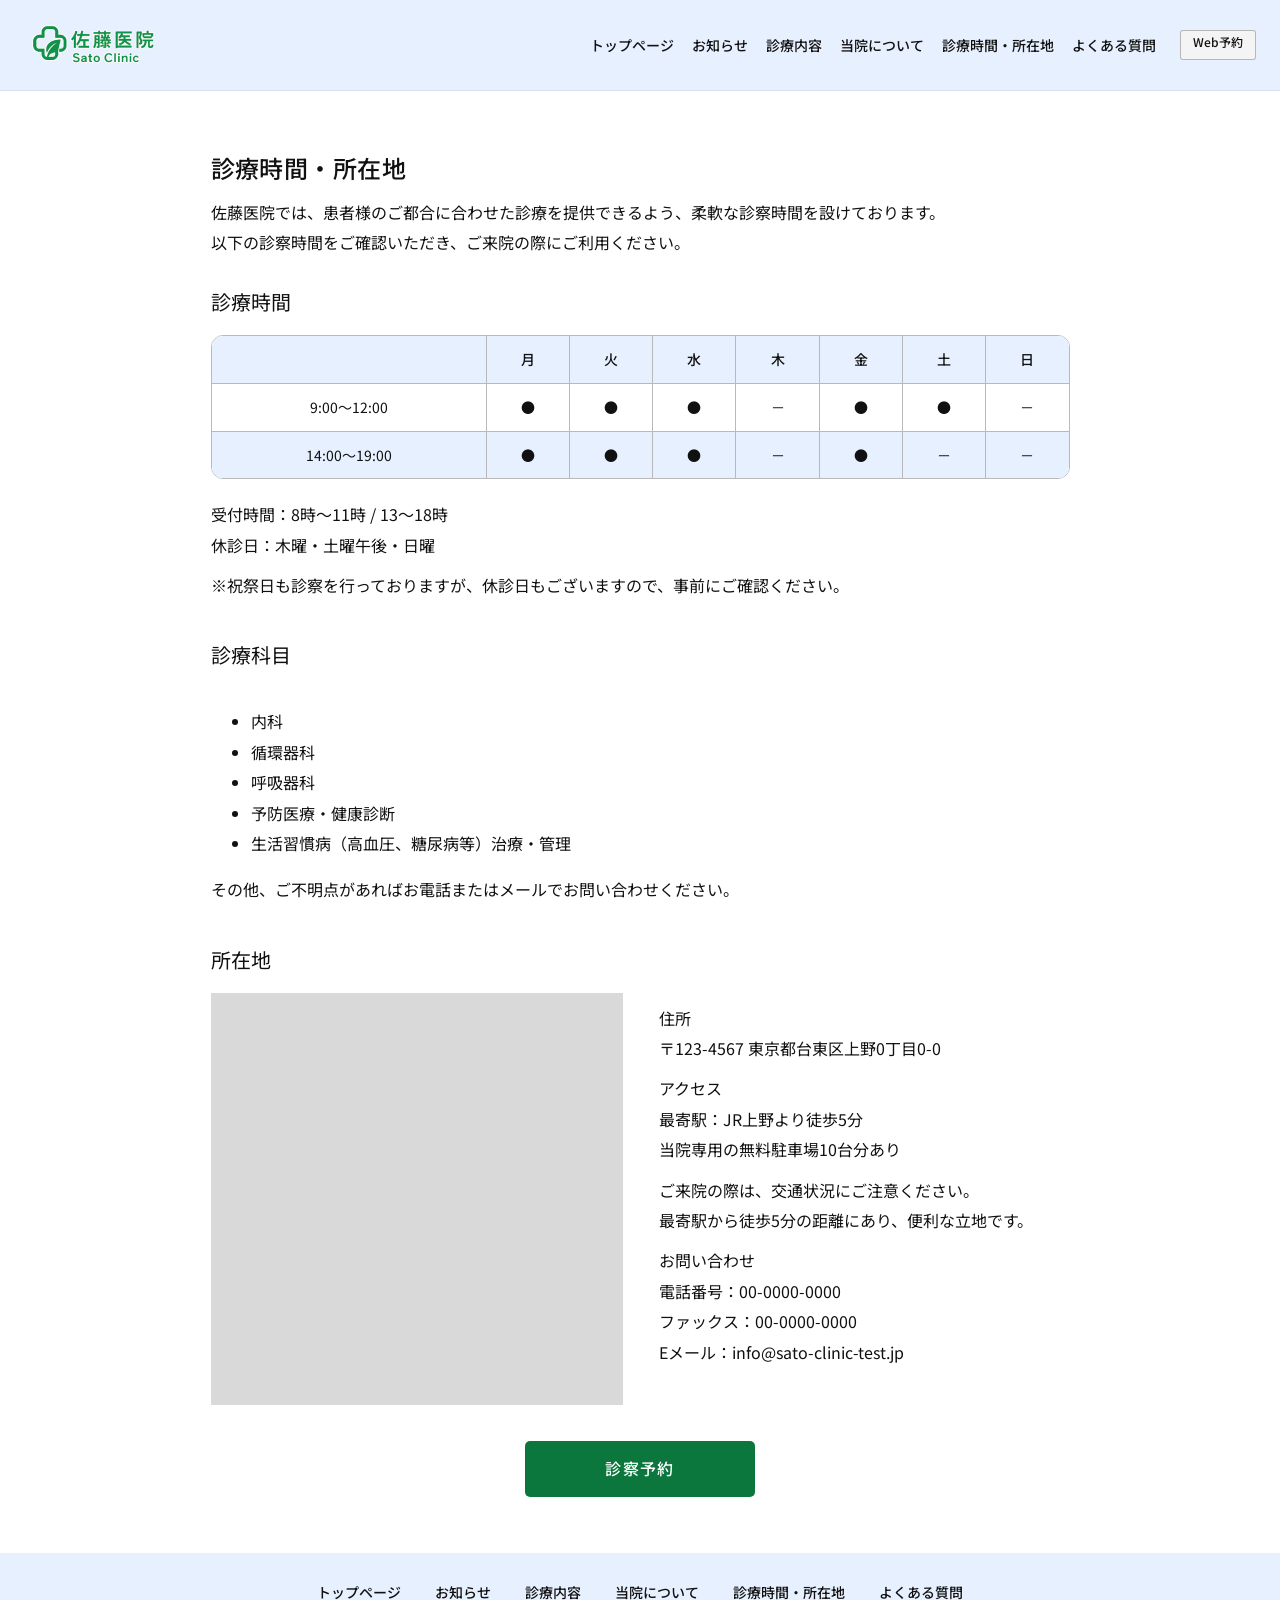
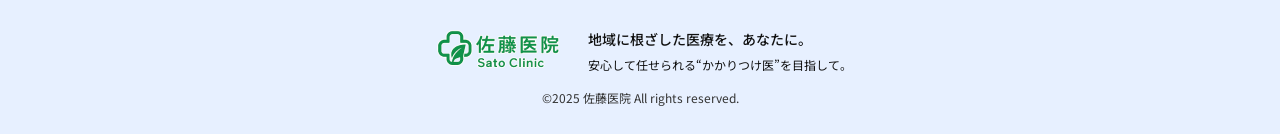
<file: access.html>
<!doctype html>
<html lang="ja">

<head>
    <meta charset="utf-8" />
    <meta name="viewport" content="width=device-width,initial-scale=1" />
    <title>診療時間・所在地｜佐藤医院</title>

    <!-- Noto Sans JP -->
    <link rel="preconnect" href="https://fonts.googleapis.com">
    <link rel="preconnect" href="https://fonts.gstatic.com" crossorigin>
    <link href="https://fonts.googleapis.com/css2?family=Noto+Sans+JP:wght@400;500&display=swap" rel="stylesheet">
    <link rel="stylesheet" href="./style.css">

    <style>
        /* ===== 診療時間（表） ===== */
        .hours-table-wrap {
            border-radius: 12px;
            overflow: hidden;
            border: 1px solid #b9b9b9;
            margin-top: 18px;
        }

        .hours-table {
            width: 100%;
            border-collapse: separate;
            border-spacing: 0;
            font-size: 14px;
            background: #fff;
        }

        .hours-table th,
        .hours-table td {
            border: 0;
            padding: 10px 8px;
            text-align: center;
            background: #fff;
        }

        .hours-table tr>* {
            border-top: 1px solid #b9b9b9;
            border-left: 1px solid #b9b9b9;
        }

        .hours-table thead th {
            background: #E7F0FF;
            font-weight: 500;
        }

        .hours-table tbody tr:nth-child(even) td {
            background: #E7F0FF;
        }

        .hours-table tbody td:first-child {
            text-align: center;
            white-space: nowrap;
        }

        .hours-table thead tr>* {
            border-top: 0;
        }

        .hours-table tr>*:first-child {
            border-left: 0;
        }

        /* ===== アクセス ===== */
        .access {
            display: grid;
            grid-template-columns: 420px 1fr;
            gap: 28px;
            align-items: start;
            margin-top: 18px;
        }

        .access-map {
            width: 412px;
            height: 412px;
            background: var(--ph);
            overflow: hidden;
        }

        .access-map iframe {
            width: 100%;
            height: 100%;
        }

        .meta {
            margin-top: 10px;
            display: grid;
            gap: 10px;
        }

        .label {
            display: inline-block;
            width: 90px;
        }

        /* ===== Button ===== */
        .btn-wrap {
            display: flex;
            justify-content: center;
            margin-top: 36px;
        }

        .btn {
            display: inline-flex;
            align-items: center;
            justify-content: center;
            padding: 8px 32px;
            width: 230px;
            height: 56px;
            background: var(--btn);
            color: #fff;
            font-weight: 500;
            border-radius: 5px;
            box-shadow: none;
            letter-spacing: .08em;
            font-size: 16px;
        }

        .btn:hover,
        .btn:active {
            filter: brightness(0.70);
        }

        /* ===== Responsive（トップと共通の方針） ===== */
        @media (max-width: 890px) {

            /* SP Header：追従 */
            .access {
                grid-template-columns: 1fr;
                gap: 16px;
            }

            .access-map {
                width: 100%;
                max-width: 412px;
                height: auto;
                aspect-ratio: 1 / 1;
                margin: 0 auto;
            }

            .section ul li {
                font-size: var(--p-size-sp);
                line-height: 1.7;
            }

        }

        @media (max-width: 600px) {
            .btn {
                width: min(230px, 100%);
            }
        }
    </style>
</head>

<body>
    <div class="page">
        <!-- ===== Header（共通） ===== -->
        <header>
            <div class="container-wide">
                <div class="header-inner">
                    <a href="index.html" class="logo">
                        <img src="./image/cliniclogo_1208.png" alt="佐藤医院">
                    </a>

                    <nav class="global" aria-label="グローバルナビゲーション">
                        <!-- PC -->
                        <div class="global-links">
                            <a href="index.html">トップページ</a>
                            <a href="info.html">お知らせ</a>
                            <a href="details.html">診療内容</a>
                            <a href="about.html">当院について</a>
                            <a href="access.html">診療時間・所在地</a>
                            <a href="faq.html">よくある質問</a>
                            <a class="reserve" href="reservation.html">Web予約</a>
                        </div>

                        <!-- SP -->
                        <div class="global-actions">
                            <a class="reserve reserve--sp" href="reservation.html">Web予約</a>
                            <button class="hamburger" type="button" aria-label="メニューを開閉" aria-controls="globalMenu"
                                aria-expanded="false">
                                <span class="hamburger_bar" aria-hidden="true"></span>
                                <span class="hamburger_bar" aria-hidden="true"></span>
                                <span class="hamburger_bar" aria-hidden="true"></span>
                            </button>
                        </div>
                    </nav>
                </div>

                <!-- SP drawer -->
                <div id="globalMenu" class="global-drawer" hidden>
                    <a href="index.html">トップページ</a>
                    <a href="info.html">お知らせ</a>
                    <a href="details.html">診療内容</a>
                    <a href="about.html">当院について</a>
                    <a href="access.html">診療時間・所在地</a>
                    <a href="faq.html">よくある質問</a>
                </div>
            </div>
        </header>

        <!-- ===== Main（details） ===== -->
        <main>
            <section class="section" aria-label="診療時間・所在地">
                <div class="container">
                    <h1 class="title">診療時間・所在地</h1>
                    <p class="lead">
                        佐藤医院では、患者様のご都合に合わせた診療を提供できるよう、柔軟な診察時間を設けております。<br>
                        以下の診察時間をご確認いただき、ご来院の際にご利用ください。
                    </p>
                </div>
                <div class="container">
                    <h2>診療時間</h2>
                    <div class="hours-table-wrap">
                        <table class="hours-table">
                            <thead>
                                <tr>
                                    <th></th>
                                    <th>月</th>
                                    <th>火</th>
                                    <th>水</th>
                                    <th>木</th>
                                    <th>金</th>
                                    <th>土</th>
                                    <th>日</th>
                                </tr>
                            </thead>
                            <tr>
                                <td>9:00～12:00</td>
                                <td>●</td>
                                <td>●</td>
                                <td>●</td>
                                <td>－</td>
                                <td>●</td>
                                <td>●</td>
                                <td>－</td>
                            </tr>
                            <tr>
                                <td>14:00～19:00</td>
                                <td>●</td>
                                <td>●</td>
                                <td>●</td>
                                <td>－</td>
                                <td>●</td>
                                <td>－</td>
                                <td>－</td>
                            </tr>
                        </table>
                    </div>
                    <div class="u-spacer-20" aria-hidden="true"></div>
                    <p>受付時間：8時〜11時 / 13〜18時</p>
                    <p>休診日：木曜・土曜午後・日曜</p>
                    <p class="note u-mt-10">※祝祭日も診察を行っておりますが、休診日もございますので、事前にご確認ください。</p>
                    <div class="u-spacer-40" aria-hidden="true"></div>
                </div>
                <div class="container">
                    <h2>診療科目</h2>
                    <div class="u-spacer-20" aria-hidden="true"></div>
                    <ul>
                        <li>内科</li>
                        <li>循環器科</li>
                        <li>呼吸器科</li>
                        <li>予防医療・健康診断</li>
                        <li>生活習慣病（高血圧、糖尿病等）治療・管理</li>
                    </ul>
                    <p>その他、ご不明点があればお電話またはメールでお問い合わせください。</p>
                    <div class="u-spacer-40" aria-hidden="true"></div>
                </div>
                <div class="container">
                    <h2>所在地</h2>
                    <div class="access">
                        <div class="access-map">
                            <iframe
                                src="https://www.google.com/maps/embed?pb=!1m18!1m12!1m3!1d572.6910566759595!2d139.77855302044742!3d35.71072565786052!2m3!1f0!2f0!3f0!3m2!1i1024!2i768!4f13.1!3m3!1m2!1s0x60188e98cbf99ad1%3A0x4d191fa2b224e817!2z5pu95oiR44OT44Or!5e0!3m2!1sja!2sjp!4v1765161860705!5m2!1sja!2sjp"
                                width="412" height="412" class="u-frame-border-0" allowfullscreen="" loading="lazy"
                                referrerpolicy="no-referrer-when-downgrade"></iframe>
                        </div>
                        <div>
                            <div class="meta">
                                <p>住所<br>
                                    〒123-4567 東京都台東区上野0丁目0-0</p>
                                <p>アクセス<br>
                                    最寄駅：JR上野より徒歩5分<br>
                                    当院専用の無料駐車場10台分あり</p>
                                <p>ご来院の際は、交通状況にご注意ください。<br>最寄駅から徒歩5分の距離にあり、便利な立地です。</p>
                                <p>お問い合わせ<br>
                                    電話番号：00-0000-0000<br>
                                    ファックス：00-0000-0000<br>
                                    Eメール：info@sato-clinic-test.jp</p>
                            </div>
                        </div>
                    </div>
                </div>
                <div class="btn-wrap">
                    <a class="btn" href="reservation.html">診察予約</a>
                </div>
            </section>

            <!-- ===== Footer（共通） ===== -->
            <footer aria-label="フッター">
                <div class="container footer-inner">
                    <nav class="footer-nav" aria-label="フッターナビゲーション">
                        <a href="index.html">トップページ</a>
                        <a href="info.html">お知らせ</a>
                        <a href="details.html">診療内容</a>
                        <a href="about.html">当院について</a>
                        <a href="access.html">診療時間・所在地</a>
                        <a href="faq.html">よくある質問</a>
                    </nav>

                    <div class="footer-brand">
                        <a href="index.html" class="logo">
                            <img src="./image/cliniclogo_1208.png" alt="佐藤医院">
                        </a>
                        <div class="footer-copy">
                            <strong>地域に根ざした医療を、あなたに。</strong>
                            <p>安心して任せられる“かかりつけ医”を目指して。</p>
                        </div>
                    </div>

                    <div class="copyright">©2025 佐藤医院 All rights reserved.</div>
                </div>
            </footer>
        </main>
    </div>


    <aside id="floatingBanner" class="floating-banner" aria-label="予約バナー">
        <a class="floating-banner_link" href="reservation.html">
            <img src="./image/Attention.png" alt="Web予約はこちら">
        </a>
        <button id="floatingBannerClose" class="floating-banner_close" type="button" aria-label="バナーを閉じる">
            ×
        </button>
    </aside>
    <script src="./common.js"></script>
</body>

</html>
</file>
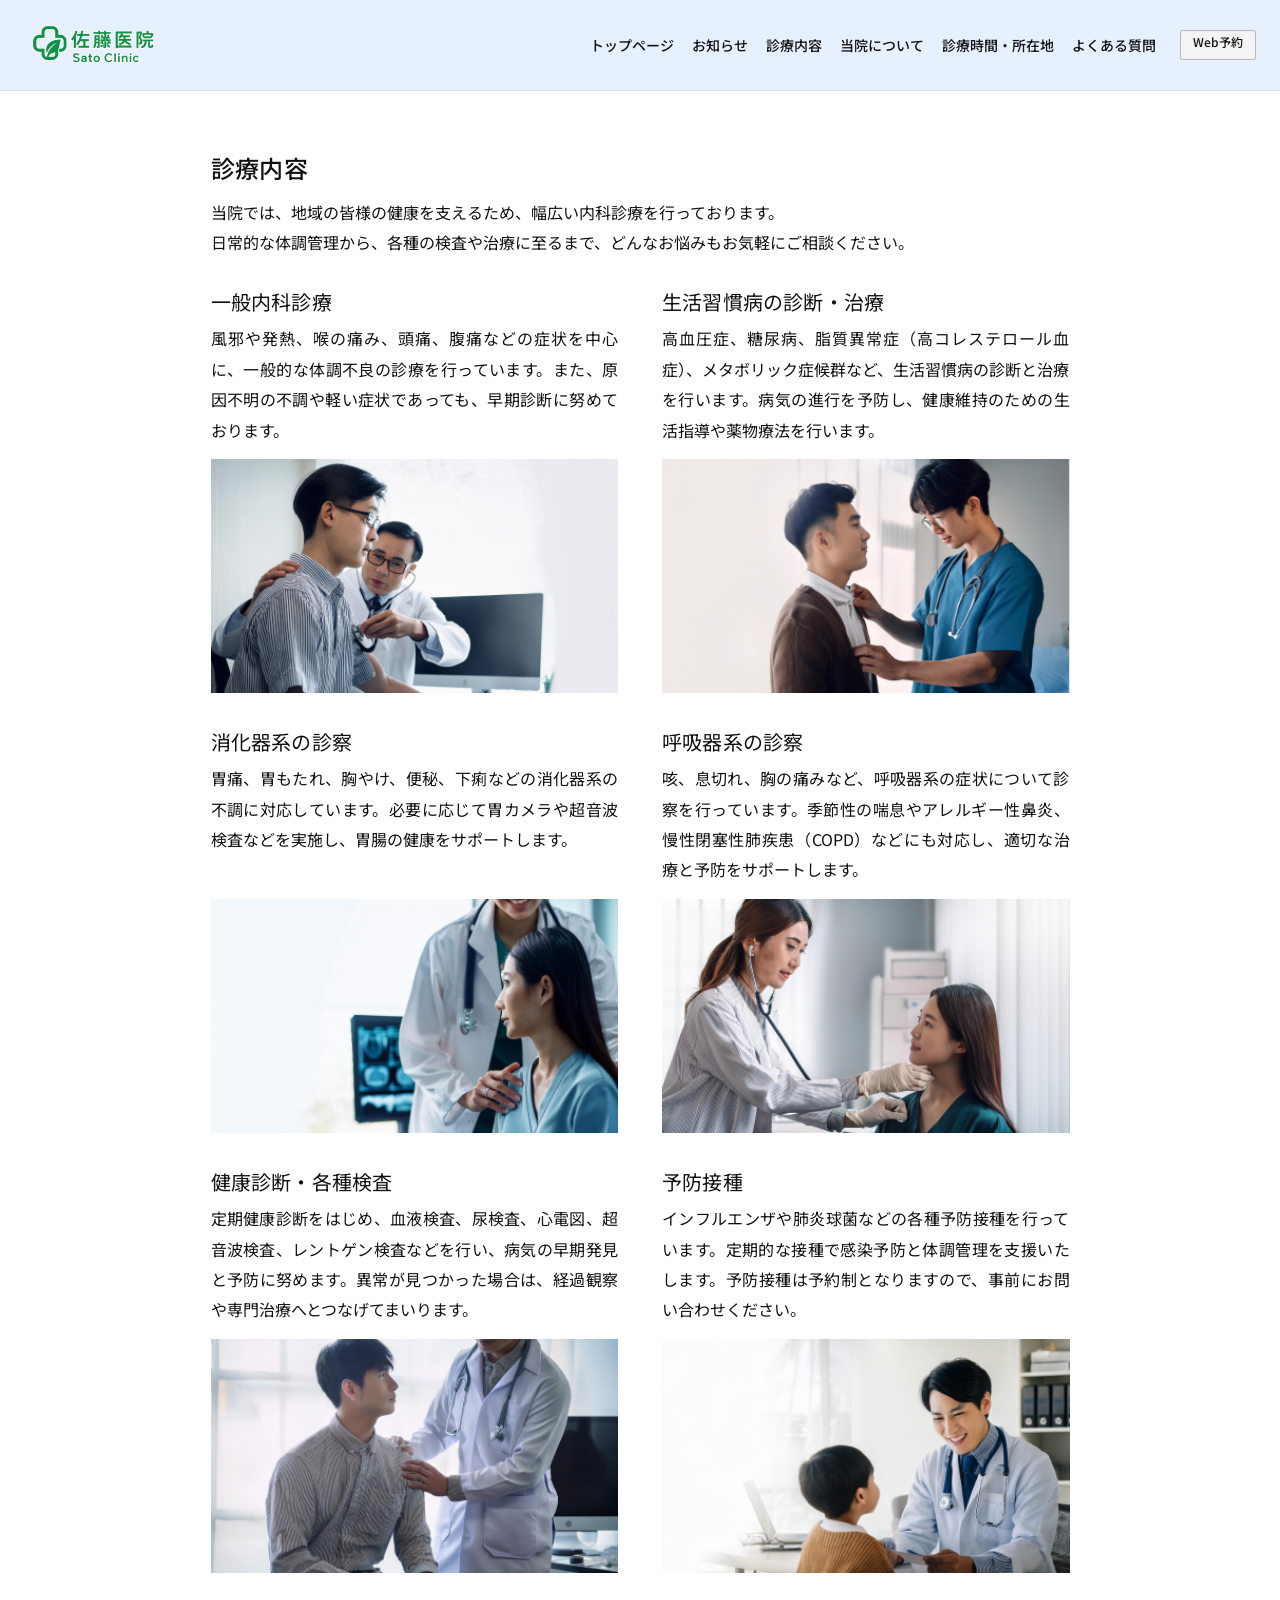
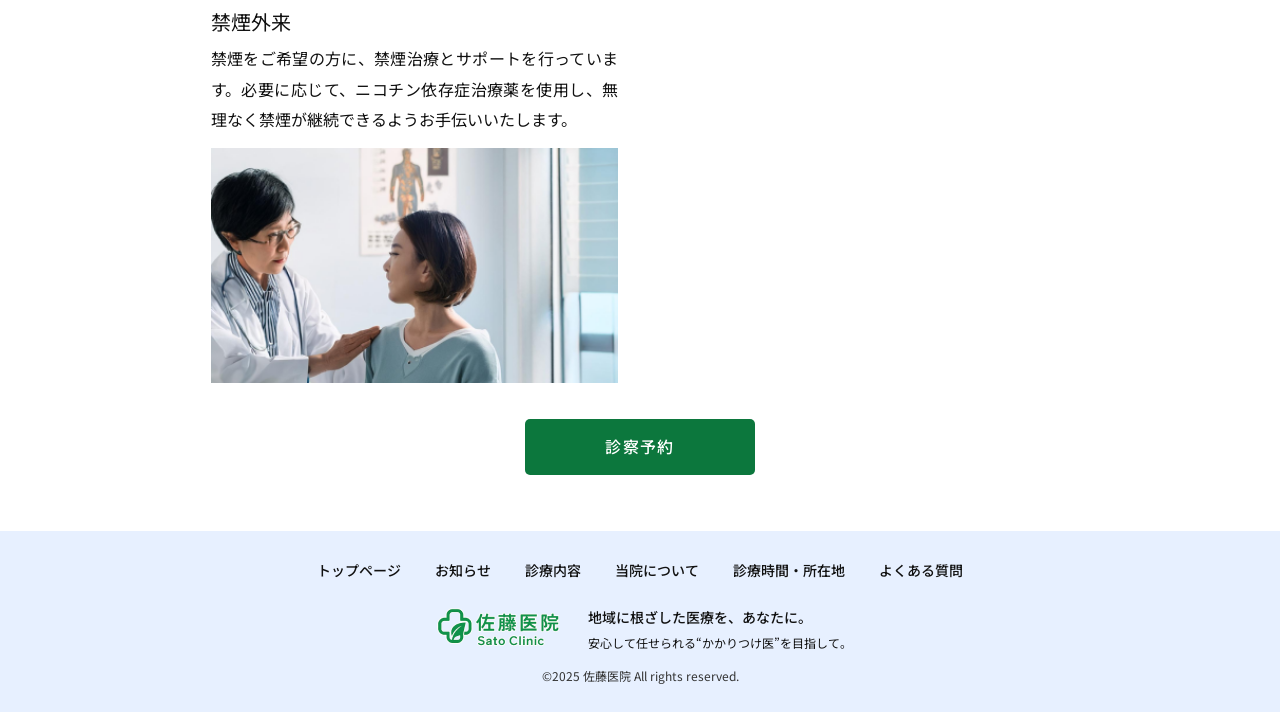
<file: details.html>
<!doctype html>
<html lang="ja">

<head>
  <meta charset="utf-8" />
  <meta name="viewport" content="width=device-width,initial-scale=1" />
  <title>診療内容｜佐藤医院</title>

  <!-- Noto Sans JP -->
  <link rel="preconnect" href="https://fonts.googleapis.com">
  <link rel="preconnect" href="https://fonts.gstatic.com" crossorigin>
  <link href="https://fonts.googleapis.com/css2?family=Noto+Sans+JP:wght@400;500&display=swap" rel="stylesheet">
  <link rel="stylesheet" href="./style.css">

  <style>
    /* ===== details page ===== */
    .treat-grid2 {
      display: grid;
      grid-template-columns: 1fr 1fr;
      gap: 34px 44px;
      align-items: start;
    }

    /* 1枚カード（背景は白のまま・余白で整える） */
    .treat-card {
      min-width: 0;
      display: flex;
      flex-direction: column;
      height: 100%;
    }

    .treat-card p {
      margin-top: 6px;
      flex: 1 1 auto;
    }

    .treat-photo {
      margin-top: 14px;
      width: 100%;
      aspect-ratio: 386 / 222;
      /* デザイン近似：横長 */
      object-fit: cover;
      border-radius: 0;
      background: #ddd;
    }

    /* 最下段で左1列だけになる項目（PCの「禁煙外来」） */
    .treat-card.is-single {
      grid-column: 1 / 2;
    }

    /* ===== Button ===== */
    .btn-wrap {
      display: flex;
      justify-content: center;
      margin-top: 36px;
    }

    .btn {
      display: inline-flex;
      align-items: center;
      justify-content: center;
      padding: 8px 32px;
      width: 230px;
      height: 56px;
      background: var(--btn);
      color: #fff;
      font-weight: 500;
      border-radius: 5px;
      box-shadow: none;
      letter-spacing: .08em;
      font-size: 16px;
    }

    .btn:hover,
    .btn:active {
      filter: brightness(0.70);
    }

    /* ===== Responsive（トップと共通の方針） ===== */
    @media (max-width: 890px) {

      /* details：SPは1列 */
      .treat-grid2 {
        grid-template-columns: 1fr;
        gap: 28px;
      }

      .treat-card.is-single {
        grid-column: auto;
      }

      .treat-photo {
        aspect-ratio: 343 / 200;
      }
    }

    @media (max-width: 600px) {
      .btn {
        width: min(230px, 100%);
      }
    }
  </style>
</head>

<body>
  <div class="page">
    <!-- ===== Header（共通） ===== -->
    <header>
      <div class="container-wide">
        <div class="header-inner">
          <a href="index.html" class="logo">
            <img src="./image/cliniclogo_1208.png" alt="佐藤医院">
          </a>

          <nav class="global" aria-label="グローバルナビゲーション">
            <!-- PC -->
            <div class="global-links">
              <a href="index.html">トップページ</a>
              <a href="info.html">お知らせ</a>
              <a href="details.html">診療内容</a>
              <a href="about.html">当院について</a>
              <a href="access.html">診療時間・所在地</a>
              <a href="faq.html">よくある質問</a>
              <a class="reserve" href="reservation.html">Web予約</a>
            </div>

            <!-- SP -->
            <div class="global-actions">
              <a class="reserve reserve--sp" href="reservation.html">Web予約</a>
              <button class="hamburger" type="button" aria-label="メニューを開閉" aria-controls="globalMenu"
                aria-expanded="false">
                <span class="hamburger_bar" aria-hidden="true"></span>
                <span class="hamburger_bar" aria-hidden="true"></span>
                <span class="hamburger_bar" aria-hidden="true"></span>
              </button>
            </div>
          </nav>
        </div>

        <!-- SP drawer -->
        <div id="globalMenu" class="global-drawer" hidden>
          <a href="index.html">トップページ</a>
          <a href="info.html">お知らせ</a>
          <a href="details.html">診療内容</a>
          <a href="about.html">当院について</a>
          <a href="access.html">診療時間・所在地</a>
          <a href="faq.html">よくある質問</a>
        </div>
      </div>
    </header>

    <!-- ===== Main（details） ===== -->
    <main>
      <section class="section" aria-label="診療内容">
        <div class="container">
          <h1 class="title">診療内容</h1>
          <p class="lead">
            当院では、地域の皆様の健康を支えるため、幅広い内科診療を行っております。<br>
            日常的な体調管理から、各種の検査や治療に至るまで、どんなお悩みもお気軽にご相談ください。
          </p>

          <div class="treat-grid2">
            <article class="treat-card">
              <h2>一般内科診療</h2>
              <p>風邪や発熱、喉の痛み、頭痛、腹痛などの症状を中心に、一般的な体調不良の診療を行っています。また、原因不明の不調や軽い症状であっても、早期診断に努めております。</p>
              <img class="treat-photo" src="./image/internal-medicine_1216.png" alt="">
            </article>

            <article class="treat-card">
              <h2>生活習慣病の診断・治療</h2>
              <p>高血圧症、糖尿病、脂質異常症（高コレステロール血症）、メタボリック症候群など、生活習慣病の診断と治療を行います。病気の進行を予防し、健康維持のための生活指導や薬物療法を行います。</p>
              <img class="treat-photo" src="./image/ncd_1216.png" alt="">
            </article>

            <article class="treat-card">
              <h2>消化器系の診察</h2>
              <p>胃痛、胃もたれ、胸やけ、便秘、下痢などの消化器系の不調に対応しています。必要に応じて胃カメラや超音波検査などを実施し、胃腸の健康をサポートします。</p>
              <img class="treat-photo" src="./image/gastroenterology_1216.png" alt="">
            </article>

            <article class="treat-card">
              <h2>呼吸器系の診察</h2>
              <p>咳、息切れ、胸の痛みなど、呼吸器系の症状について診察を行っています。季節性の喘息やアレルギー性鼻炎、慢性閉塞性肺疾患（COPD）などにも対応し、適切な治療と予防をサポートします。</p>
              <img class="treat-photo" src="./image/respiratory-medicine_1216.png" alt="">
            </article>

            <article class="treat-card">
              <h2>健康診断・各種検査</h2>
              <p>定期健康診断をはじめ、血液検査、尿検査、心電図、超音波検査、レントゲン検査などを行い、病気の早期発見と予防に努めます。異常が見つかった場合は、経過観察や専門治療へとつなげてまいります。</p>
              <img class="treat-photo" src="./image/medical-check_1216.png" alt="">
            </article>

            <article class="treat-card">
              <h2>予防接種</h2>
              <p>インフルエンザや肺炎球菌などの各種予防接種を行っています。定期的な接種で感染予防と体調管理を支援いたします。予防接種は予約制となりますので、事前にお問い合わせください。</p>
              <img class="treat-photo" src="./image/vaccination_1216.png" alt="">
            </article>

            <article class="treat-card is-single">
              <h2>禁煙外来</h2>
              <p>禁煙をご希望の方に、禁煙治療とサポートを行っています。必要に応じて、ニコチン依存症治療薬を使用し、無理なく禁煙が継続できるようお手伝いいたします。</p>
              <img class="treat-photo" src="./image/quit-smoking-clinic_1216.png" alt="">
            </article>
          </div>

          <div class="btn-wrap">
            <a class="btn" href="reservation.html">診察予約</a>
          </div>
        </div>
      </section>

      <!-- ===== Footer（共通） ===== -->
      <footer aria-label="フッター">
        <div class="container footer-inner">
          <nav class="footer-nav" aria-label="フッターナビゲーション">
            <a href="index.html">トップページ</a>
            <a href="info.html">お知らせ</a>
            <a href="details.html">診療内容</a>
            <a href="about.html">当院について</a>
            <a href="access.html">診療時間・所在地</a>
            <a href="faq.html">よくある質問</a>
          </nav>

          <div class="footer-brand">
            <a href="index.html" class="logo">
              <img src="./image/cliniclogo_1208.png" alt="佐藤医院">
            </a>
            <div class="footer-copy">
              <strong>地域に根ざした医療を、あなたに。</strong>
              <p>安心して任せられる“かかりつけ医”を目指して。</p>
            </div>
          </div>

          <div class="copyright">©2025 佐藤医院 All rights reserved.</div>
        </div>
      </footer>
    </main>
  </div>


  <aside id="floatingBanner" class="floating-banner" aria-label="予約バナー">
    <a class="floating-banner_link" href="reservation.html">
      <img src="./image/Attention.png" alt="Web予約はこちら">
    </a>
    <button id="floatingBannerClose" class="floating-banner_close" type="button" aria-label="バナーを閉じる">
      ×
    </button>
  </aside>
  <script src="./common.js"></script>
</body>

</html>
</file>
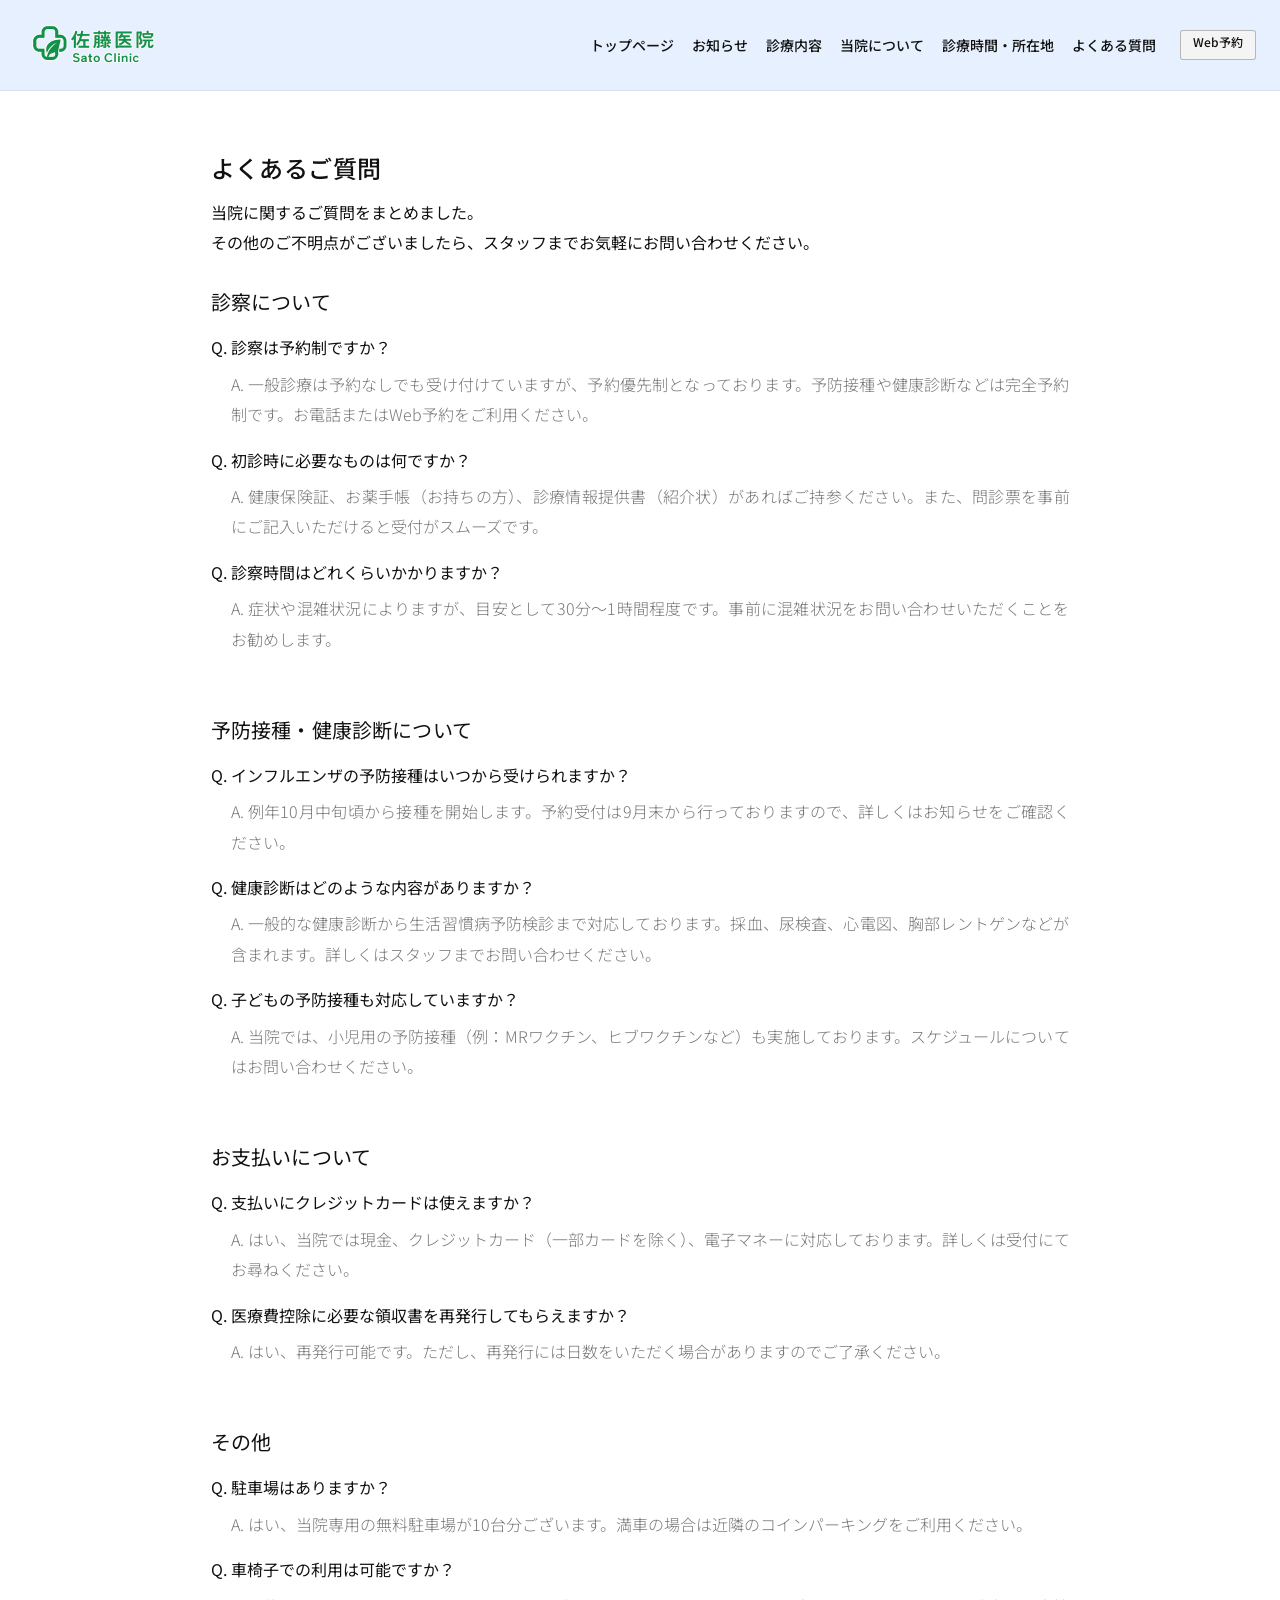
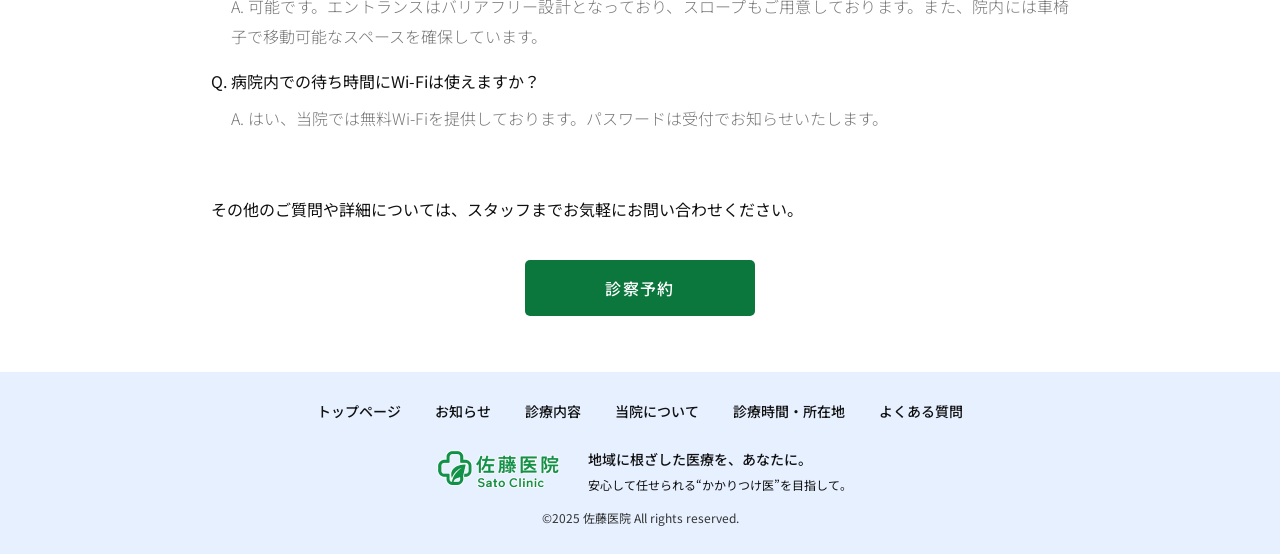
<file: faq.html>
<!doctype html>
<html lang="ja">

<head>
    <meta charset="utf-8" />
    <meta name="viewport" content="width=device-width,initial-scale=1" />
    <title>よくある質問｜佐藤医院</title>

    <!-- Noto Sans JP -->
    <link rel="preconnect" href="https://fonts.googleapis.com">
    <link rel="preconnect" href="https://fonts.gstatic.com" crossorigin>
    <link href="https://fonts.googleapis.com/css2?family=Noto+Sans+JP:wght@400;500&display=swap" rel="stylesheet">
    <link rel="stylesheet" href="./style.css">

    <style>
        /* ===== faq page ===== */
        .faq {
            margin-top: 15px;
            margin-bottom: 15px;
        }

        .question {
            font-weight: 400;
            margin-bottom: 6px;
        }

        .answer {
            font-weight: 300;
            margin-left: 20px;
            color: #777;
        }

        /* ===== Button ===== */
        .btn-wrap {
            display: flex;
            justify-content: center;
            margin-top: 36px;
        }

        .btn {
            display: inline-flex;
            align-items: center;
            justify-content: center;
            padding: 8px 32px;
            width: 230px;
            height: 56px;
            background: var(--btn);
            color: #fff;
            font-weight: 500;
            border-radius: 5px;
            box-shadow: none;
            letter-spacing: .08em;
            font-size: 16px;
        }

        .btn:hover,
        .btn:active {
            filter: brightness(0.70);
        }

        .hr {
            height: 1px;
            background: var(--line);
            margin: 30px 0;
        }

        @media (max-width: 600px) {
            .btn {
                width: min(230px, 100%);
            }
        }
    </style>
</head>

<body>
    <div class="page">
        <!-- ===== Header（共通） ===== -->
        <header>
            <div class="container-wide">
                <div class="header-inner">
                    <a href="index.html" class="logo">
                        <img src="./image/cliniclogo_1208.png" alt="佐藤医院">
                    </a>

                    <nav class="global" aria-label="グローバルナビゲーション">
                        <!-- PC -->
                        <div class="global-links">
                            <a href="index.html">トップページ</a>
                            <a href="info.html">お知らせ</a>
                            <a href="details.html">診療内容</a>
                            <a href="about.html">当院について</a>
                            <a href="access.html">診療時間・所在地</a>
                            <a href="faq.html">よくある質問</a>
                            <a class="reserve" href="reservation.html">Web予約</a>
                        </div>

                        <!-- SP -->
                        <div class="global-actions">
                            <a class="reserve reserve--sp" href="reservation.html">Web予約</a>
                            <button class="hamburger" type="button" aria-label="メニューを開閉" aria-controls="globalMenu"
                                aria-expanded="false">
                                <span class="hamburger_bar" aria-hidden="true"></span>
                                <span class="hamburger_bar" aria-hidden="true"></span>
                                <span class="hamburger_bar" aria-hidden="true"></span>
                            </button>
                        </div>
                    </nav>
                </div>

                <!-- SP drawer -->
                <div id="globalMenu" class="global-drawer" hidden>
                    <a href="index.html">トップページ</a>
                    <a href="info.html">お知らせ</a>
                    <a href="details.html">診療内容</a>
                    <a href="about.html">当院について</a>
                    <a href="access.html">診療時間・所在地</a>
                    <a href="faq.html">よくある質問</a>
                </div>
            </div>
        </header>

        <!-- ===== Main（details） ===== -->
        <main>
            <section class="section" aria-label="よくあるご質問">
                <div class="container">
                    <h1 class="title">よくあるご質問</h1>
                    <p class="lead">
                        当院に関するご質問をまとめました。<br>その他のご不明点がございましたら、スタッフまでお気軽にお問い合わせください。
                    </p>
                </div>
                <div class="container">
                    <h2>診察について</h2>
                    <div class="faq">
                        <p class="question">Q. 診察は予約制ですか？</p>
                        <p class="answer">A. 一般診療は予約なしでも受け付けていますが、予約優先制となっております。予防接種や健康診断などは完全予約制です。お電話またはWeb予約をご利用ください。
                        </p>
                    </div>
                    <div class="faq">
                        <p class="question">Q. 初診時に必要なものは何ですか？</p>
                        <p class="answer">A. 健康保険証、お薬手帳（お持ちの方）、診療情報提供書（紹介状）があればご持参ください。また、問診票を事前にご記入いただけると受付がスムーズです。</p>
                    </div>
                    <div class="faq">
                        <p class="question">Q. 診察時間はどれくらいかかりますか？</p>
                        <p class="answer">A. 症状や混雑状況によりますが、目安として30分～1時間程度です。事前に混雑状況をお問い合わせいただくことをお勧めします。</p>
                    </div>
                    <div class="hr" role="separator" aria-hidden="true"></div>

                    <h2>予防接種・健康診断について</h2>
                    <div class="faq">
                        <p class="question">Q. インフルエンザの予防接種はいつから受けられますか？</p>
                        <p class="answer">A. 例年10月中旬頃から接種を開始します。予約受付は9月末から行っておりますので、詳しくはお知らせをご確認ください。</p>
                    </div>
                    <div class="faq">
                        <p class="question">Q. 健康診断はどのような内容がありますか？</p>
                        <p class="answer">A.
                            一般的な健康診断から生活習慣病予防検診まで対応しております。採血、尿検査、心電図、胸部レントゲンなどが含まれます。詳しくはスタッフまでお問い合わせください。</p>
                    </div>
                    <div class="faq">
                        <p class="question">Q. 子どもの予防接種も対応していますか？</p>
                        <p class="answer">A. 当院では、小児用の予防接種（例：MRワクチン、ヒブワクチンなど）も実施しております。スケジュールについてはお問い合わせください。</p>
                    </div>
                    <div class="hr" role="separator" aria-hidden="true"></div>

                    <h2>お支払いについて</h2>
                    <div class="faq">
                        <p class="question">Q. 支払いにクレジットカードは使えますか？</p>
                        <p class="answer">A. はい、当院では現金、クレジットカード（一部カードを除く）、電子マネーに対応しております。詳しくは受付にてお尋ねください。</p>
                    </div>
                    <div class="faq">
                        <p class="question">Q. 医療費控除に必要な領収書を再発行してもらえますか？</p>
                        <p class="answer">A. はい、再発行可能です。ただし、再発行には日数をいただく場合がありますのでご了承ください。</p>
                    </div>
                    <div class="hr" role="separator" aria-hidden="true"></div>

                    <h2>その他</h2>
                    <div class="faq">
                        <p class="question">Q. 駐車場はありますか？</p>
                        <p class="answer">A. はい、当院専用の無料駐車場が10台分ございます。満車の場合は近隣のコインパーキングをご利用ください。</p>
                    </div>
                    <div class="faq">
                        <p class="question">Q. 車椅子での利用は可能ですか？</p>
                        <p class="answer">A. 可能です。エントランスはバリアフリー設計となっており、スロープもご用意しております。また、院内には車椅子で移動可能なスペースを確保しています。</p>
                    </div>
                    <div class="faq">
                        <p class="question">Q. 病院内での待ち時間にWi-Fiは使えますか？</p>
                        <p class="answer">A. はい、当院では無料Wi-Fiを提供しております。パスワードは受付でお知らせいたします。</p>
                    </div>
                    <div class="hr" role="separator" aria-hidden="true"></div>
                    <p>その他のご質問や詳細については、スタッフまでお気軽にお問い合わせください。</p>
                </div>
                <div class="btn-wrap">
                    <a class="btn" href="reservation.html">診察予約</a>
                </div>
            </section>

            <!-- ===== Footer（共通） ===== -->
            <footer aria-label="フッター">
                <div class="container footer-inner">
                    <nav class="footer-nav" aria-label="フッターナビゲーション">
                        <a href="index.html">トップページ</a>
                        <a href="info.html">お知らせ</a>
                        <a href="details.html">診療内容</a>
                        <a href="about.html">当院について</a>
                        <a href="access.html">診療時間・所在地</a>
                        <a href="faq.html">よくある質問</a>
                    </nav>

                    <div class="footer-brand">
                        <a href="index.html" class="logo">
                            <img src="./image/cliniclogo_1208.png" alt="佐藤医院">
                        </a>
                        <div class="footer-copy">
                            <strong>地域に根ざした医療を、あなたに。</strong>
                            <p>安心して任せられる“かかりつけ医”を目指して。</p>
                        </div>
                    </div>

                    <div class="copyright">©2025 佐藤医院 All rights reserved.</div>
                </div>
            </footer>
        </main>
    </div>


    <aside id="floatingBanner" class="floating-banner" aria-label="予約バナー">
        <a class="floating-banner_link" href="reservation.html">
            <img src="./image/Attention.png" alt="Web予約はこちら">
        </a>
        <button id="floatingBannerClose" class="floating-banner_close" type="button" aria-label="バナーを閉じる">
            ×
        </button>
    </aside>
    <script src="./common.js"></script>
</body>

</html>
</file>
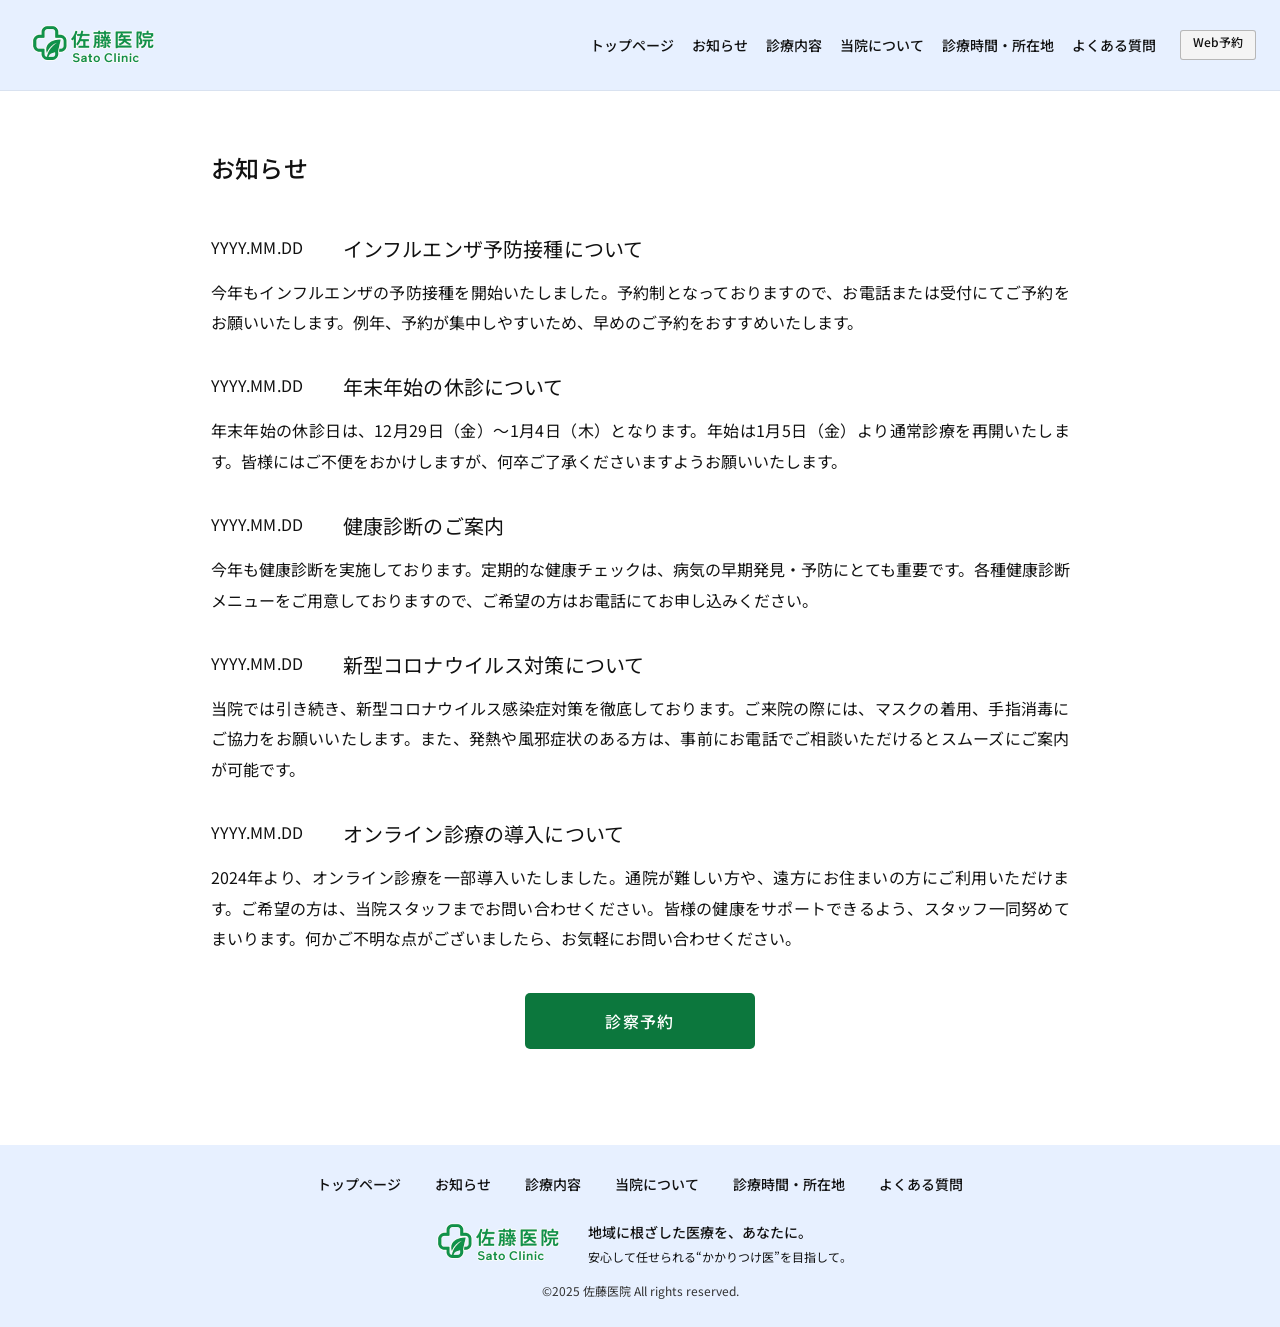
<file: info.html>
<!doctype html>
<html lang="ja">

<head>
  <meta charset="utf-8" />
  <meta name="viewport" content="width=device-width,initial-scale=1" />
  <title>お知らせ｜佐藤医院</title>

  <!-- Noto Sans JP -->
  <link rel="preconnect" href="https://fonts.googleapis.com">
  <link rel="preconnect" href="https://fonts.gstatic.com" crossorigin>
  <link href="https://fonts.googleapis.com/css2?family=Noto+Sans+JP:wght@400;500&display=swap" rel="stylesheet">
  <link rel="stylesheet" href="./style.css">

  <style>
    .btn {
      display: inline-flex;
      align-items: center;
      justify-content: center;
      padding: 8px 32px;
      width: 230px;
      height: 56px;
      background: var(--btn);
      color: #fff;
      font-weight: 500;
      border-radius: 5px;
      box-shadow: none;
      letter-spacing: .08em;
      font-size: 16px;
    }

    .btn:hover,
    .btn:active {
      filter: brightness(0.70);
    }

    /* ===== お知らせ ===== */
    .news-page-title {
      margin-top: 4px;
      margin-bottom: 28px;
    }

    .news-articles {
      display: grid;
      gap: 34px;
    }

    /* PC */
    .news-article {
      display: grid;
      grid-template-columns: 120px 1fr;
      column-gap: 12px;
      row-gap: 6px;
      align-items: start;
    }

    .news-date {
      font-size: 1rem;
      font-weight: 400;
      letter-spacing: .02em;
      white-space: nowrap;
      line-height: 1.6;
      margin-top: 2px;
      grid-column: 1;
      grid-row: 1;
    }

    .news-title {
      font-size: 1.25rem;
      /* H3相当(20px) */
      font-weight: 400;
      line-height: 1.6;
      margin: 0;
      grid-column: 2;
      grid-row: 1;
    }

    .news-body {
      grid-column: 1 / -1;
      grid-row: 2;
      margin-top: 6px;
    }

    /* ===== Responsive ===== */
    @media (max-width: 890px) {

      /* お知らせ */
      .news-article {
        grid-template-columns: 1fr;
        column-gap: 0;
        row-gap: 6px;
      }

      .news-date,
      .news-title,
      .news-body {
        grid-column: auto;
        grid-row: auto;
      }

      .news-date {
        order: 0;
      }

      .news-title {
        order: 1;
      }

      .news-body {
        order: 2;
      }

    }

    @media (max-width: 600px) {
      .btn {
        width: min(230px, 100%);
      }

      /* SP見出し/行間を少し詰めたい場合 */
      .news-page-title {
        margin-bottom: 22px;
      }

      .news-articles {
        gap: 26px;
      }

      .news-title {
        font-size: 1.05rem;
      }

      .news-date {
        font-size: .95rem;
      }
    }
  </style>
</head>

<body>
  <div class="page">
    <!-- ===== Header（トップと共通） ===== -->
    <header>
      <div class="container-wide">
        <div class="header-inner">
          <a href="index.html" class="logo">
            <img src="./image/cliniclogo_1208.png" alt="佐藤医院">
          </a>

          <nav class="global" aria-label="グローバルナビゲーション">
            <!-- PC用 -->
            <div class="global-links">
              <a href="index.html">トップページ</a>
              <a href="info.html">お知らせ</a>
              <a href="details.html">診療内容</a>
              <a href="about.html">当院について</a>
              <a href="access.html">診療時間・所在地</a>
              <a href="faq.html">よくある質問</a>
              <a class="reserve" href="reservation.html">Web予約</a>
            </div>

            <!-- SP用 -->
            <div class="global-actions">
              <a class="reserve reserve-sp" href="reservation.html">Web予約</a>

              <button class="hamburger" type="button" aria-label="メニューを開閉" aria-controls="globalMenu"
                aria-expanded="false">
                <span class="hamburger_bar" aria-hidden="true"></span>
                <span class="hamburger_bar" aria-hidden="true"></span>
                <span class="hamburger_bar" aria-hidden="true"></span>
              </button>
            </div>
          </nav>
        </div>

        <!-- SP用ドロワー -->
        <div id="globalMenu" class="global-drawer" hidden>
          <a href="index.html">トップページ</a>
          <a href="info.html">お知らせ</a>
          <a href="details.html">診療内容</a>
          <a href="about.html">当院について</a>
          <a href="access.html">診療時間・所在地</a>
          <a href="faq.html">よくある質問</a>
        </div>
      </div>
    </header>

    <!-- ===== Main（お知らせページ本体） ===== -->
    <main>
      <section class="section" aria-label="お知らせ">
        <div class="container">
          <h1 class="news-page-title">お知らせ</h1>
          <div class="u-spacer-20" aria-hidden="true"></div>

          <div class="news-articles">
            <article class="news-article">
              <div class="news-date">YYYY.MM.DD</div>
              <h2 class="news-title">インフルエンザ予防接種について</h2>
              <p class="news-body">
                今年もインフルエンザの予防接種を開始いたしました。予約制となっておりますので、お電話または受付にてご予約をお願いいたします。例年、予約が集中しやすいため、早めのご予約をおすすめいたします。
              </p>
            </article>

            <article class="news-article">
              <div class="news-date">YYYY.MM.DD</div>
              <h2 class="news-title">年末年始の休診について</h2>
              <p class="news-body">
                年末年始の休診日は、12月29日（金）～1月4日（木）となります。年始は1月5日（金）より通常診療を再開いたします。皆様にはご不便をおかけしますが、何卒ご了承くださいますようお願いいたします。
              </p>
            </article>

            <article class="news-article">
              <div class="news-date">YYYY.MM.DD</div>
              <h2 class="news-title">健康診断のご案内</h2>
              <p class="news-body">
                今年も健康診断を実施しております。定期的な健康チェックは、病気の早期発見・予防にとても重要です。各種健康診断メニューをご用意しておりますので、ご希望の方はお電話にてお申し込みください。
              </p>
            </article>

            <article class="news-article">
              <div class="news-date">YYYY.MM.DD</div>
              <h2 class="news-title">新型コロナウイルス対策について</h2>
              <p class="news-body">
                当院では引き続き、新型コロナウイルス感染症対策を徹底しております。ご来院の際には、マスクの着用、手指消毒にご協力をお願いいたします。また、発熱や風邪症状のある方は、事前にお電話でご相談いただけるとスムーズにご案内が可能です。
              </p>
            </article>

            <article class="news-article">
              <div class="news-date">YYYY.MM.DD</div>
              <h2 class="news-title">オンライン診療の導入について</h2>
              <p class="news-body">
                2024年より、オンライン診療を一部導入いたしました。通院が難しい方や、遠方にお住まいの方にご利用いただけます。ご希望の方は、当院スタッフまでお問い合わせください。皆様の健康をサポートできるよう、スタッフ一同努めてまいります。何かご不明な点がございましたら、お気軽にお問い合わせください。
              </p>
            </article>
          </div>
          <div class="u-spacer-40" aria-hidden="true"></div>

          <div class="btn-wrap">
            <a class="btn" href="reservation.html">診察予約</a>
          </div>
          <div class="u-spacer-40" aria-hidden="true"></div>
        </div>
      </section>

      <!-- ===== Footer（トップと共通） ===== -->
      <footer aria-label="フッター">
        <div class="container footer-inner">
          <nav class="footer-nav" aria-label="フッターナビゲーション">
            <a href="index.html">トップページ</a>
            <a href="info.html">お知らせ</a>
            <a href="details.html">診療内容</a>
            <a href="about.html">当院について</a>
            <a href="access.html">診療時間・所在地</a>
            <a href="faq.html">よくある質問</a>
          </nav>

          <div class="footer-brand">
            <a href="index.html" class="logo">
              <img src="./image/cliniclogo_1208.png" alt="佐藤医院">
            </a>
            <div class="footer-copy">
              <strong>地域に根ざした医療を、あなたに。</strong>
              <p>安心して任せられる“かかりつけ医”を目指して。</p>
            </div>
          </div>

          <div class="copyright">©2025 佐藤医院 All rights reserved.</div>
        </div>
      </footer>
    </main>
  </div>


  <aside id="floatingBanner" class="floating-banner" aria-label="予約バナー">
    <a class="floating-banner_link" href="reservation.html">
      <img src="./image/Attention.png" alt="Web予約はこちら">
    </a>
    <button id="floatingBannerClose" class="floating-banner_close" type="button" aria-label="バナーを閉じる">
      ×
    </button>
  </aside>
  <script src="./common.js"></script>
</body>

</html>
</file>
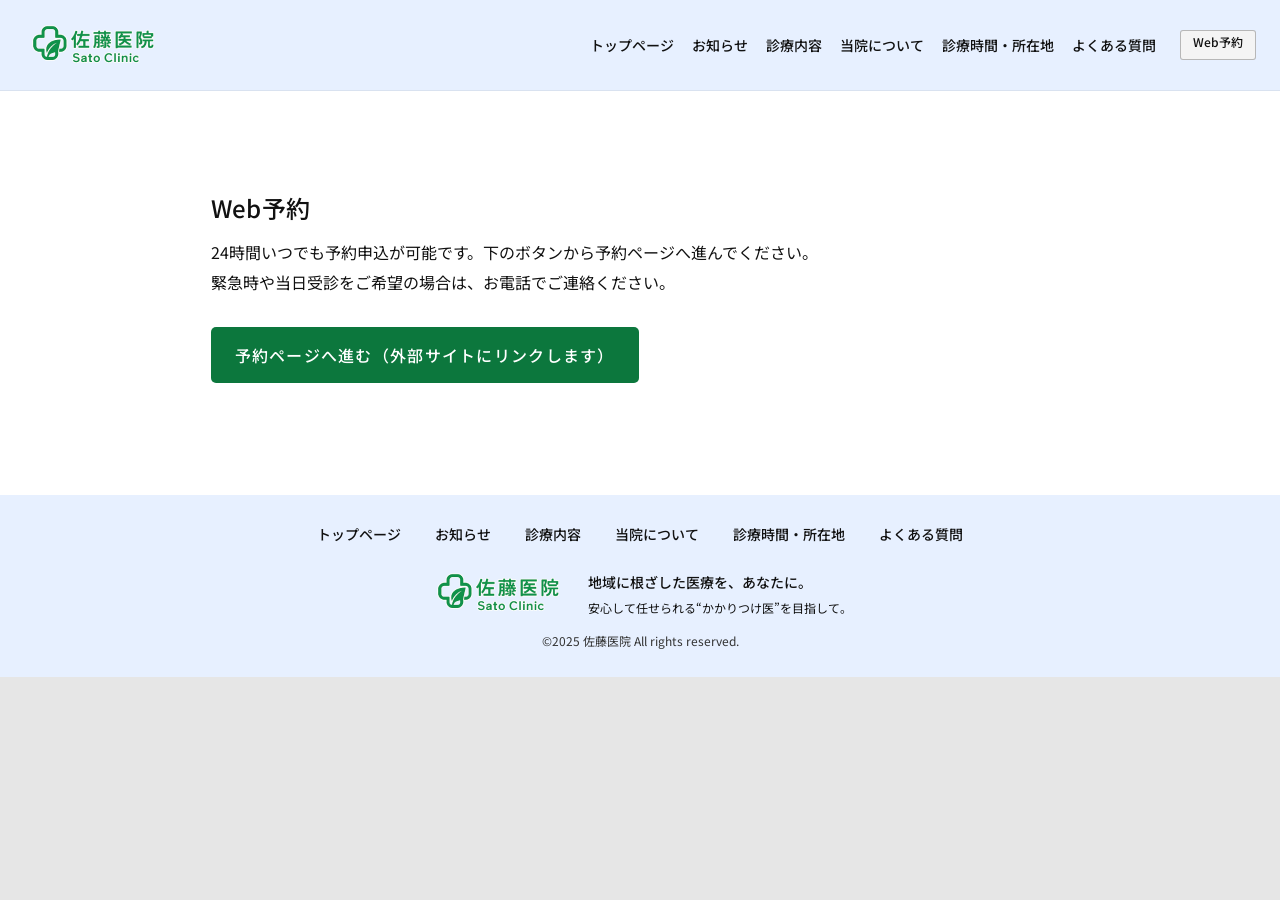
<file: reservation.html>
<!doctype html>
<html lang="ja">

<head>
    <meta charset="utf-8" />
    <meta name="viewport" content="width=device-width,initial-scale=1" />
    <title>Web予約｜佐藤医院</title>

    <link rel="preconnect" href="https://fonts.googleapis.com">
    <link rel="preconnect" href="https://fonts.gstatic.com" crossorigin>
    <link href="https://fonts.googleapis.com/css2?family=Noto+Sans+JP:wght@400;500&display=swap" rel="stylesheet">
    <link rel="stylesheet" href="./style.css">

    <style>
        .reservation-main {
            padding: 40px 0 56px;
        }

        .reservation-note {
            margin-top: 12px;
            color: #555;
        }

        .reservation-link-wrap {
            margin-top: 28px;
        }

        .reservation-link {
            display: inline-flex;
            align-items: center;
            justify-content: center;
            min-width: 230px;
            height: 56px;
            padding: 8px 24px;
            border-radius: 5px;
            background: var(--btn);
            color: #fff;
            font-weight: 500;
            text-decoration: none;
            letter-spacing: .08em;
        }

        .reservation-link:hover,
        .reservation-link:active {
            filter: brightness(0.70);
        }
    </style>
</head>

<body>
    <div class="page">
        <header>
            <div class="container-wide">
                <div class="header-inner">
                    <a href="index.html" class="logo">
                        <img src="./image/cliniclogo_1208.png" alt="佐藤医院">
                    </a>

                    <nav class="global" aria-label="グローバルナビゲーション">
                        <!-- PC -->
                        <div class="global-links">
                            <a href="index.html">トップページ</a>
                            <a href="info.html">お知らせ</a>
                            <a href="details.html">診療内容</a>
                            <a href="about.html">当院について</a>
                            <a href="access.html">診療時間・所在地</a>
                            <a href="faq.html">よくある質問</a>
                            <a class="reserve" href="reservation.html">Web予約</a>
                        </div>

                        <!-- SP -->
                        <div class="global-actions">
                            <a class="reserve reserve--sp" href="reservation.html">Web予約</a>
                            <button class="hamburger" type="button" aria-label="メニューを開閉" aria-controls="globalMenu"
                                aria-expanded="false">
                                <span class="hamburger_bar" aria-hidden="true"></span>
                                <span class="hamburger_bar" aria-hidden="true"></span>
                                <span class="hamburger_bar" aria-hidden="true"></span>
                            </button>
                        </div>
                    </nav>
                </div>

                <!-- SP drawer -->
                <div id="globalMenu" class="global-drawer" hidden>
                    <a href="index.html">トップページ</a>
                    <a href="info.html">お知らせ</a>
                    <a href="details.html">診療内容</a>
                    <a href="about.html">当院について</a>
                    <a href="access.html">診療時間・所在地</a>
                    <a href="faq.html">よくある質問</a>
                </div>
            </div>
        </header>

        <main class="reservation-main">
            <section class="section" aria-label="Web予約">
                <div class="container">
                    <h1 class="title">Web予約</h1>
                    <p class="lead">24時間いつでも予約申込が可能です。下のボタンから予約ページへ進んでください。<br>
                        緊急時や当日受診をご希望の場合は、お電話でご連絡ください。</p>
                    <div class="reservation-link-wrap">
                        <a class="reservation-link" href="#">予約ページへ進む（外部サイトにリンクします）</a>
                    </div>
                </div>
            </section>
        </main>

        <footer aria-label="フッター">
            <div class="container footer-inner">
                <nav class="footer-nav" aria-label="フッターナビゲーション">
                    <a href="index.html">トップページ</a>
                    <a href="info.html">お知らせ</a>
                    <a href="details.html">診療内容</a>
                    <a href="about.html">当院について</a>
                    <a href="access.html">診療時間・所在地</a>
                    <a href="faq.html">よくある質問</a>
                </nav>

                <div class="footer-brand">
                    <a href="index.html" class="logo">
                        <img src="./image/cliniclogo_1208.png" alt="佐藤医院">
                    </a>
                    <div class="footer-copy">
                        <strong>地域に根ざした医療を、あなたに。</strong>
                        <p>安心して任せられる“かかりつけ医”を目指して。</p>
                    </div>
                </div>

                <div class="copyright">©2025 佐藤医院 All rights reserved.</div>
            </div>
        </footer>
    </div>

    <script src="./common.js"></script>
</body>

</html>
</file>
<file: style.css>
/* Shared tokens */
:root {
  --pageW: 1440px;
  --contentW: 859px;
  --bg: #e6e6e6;
  --lg: #E7F0FF;
  --text: #111111;
  --btn: #0C773D;
  --ph: #d9d9d9;
  --h1-size: 1.5rem;
  --h1-weight: 500;
  --h1-line-height: 1.4;
  --h1-letter-spacing: .02em;
  --h2-size: 1.25rem;
  --h2-weight: 400;
  --h2-line-height: 1.5;
  --h2-letter-spacing: .01em;
  --p-size: 1rem;
  --p-weight: 400;
  --h1-size-sp: 1.25rem;
  --h2-size-sp: 1rem;
  --p-size-sp: .8rem;
}

/* Shared base */
* { box-sizing: border-box; }
html,
body { height: 100%; }
body {
  margin: 0;
  font-family: "Noto Sans JP", system-ui, -apple-system, "Hiragino Kaku Gothic ProN", "Hiragino Sans", "Yu Gothic", "Meiryo", sans-serif;
  color: var(--text);
  background: var(--bg);
  line-height: 1.9;
  font-size: 16px;
  font-weight: 400;
}
a { color: inherit; text-decoration: none; }
img { display: block; max-width: 100%; height: auto; }
iframe { display: block; max-width: 100%; border: 0; }
.page { margin: 0 auto; }
.container { width: var(--contentW); margin: 0 auto; }
.container-wide { width: min(var(--pageW), 100%); margin: 0 auto; padding: 0 24px; }
main { background: #fff; }
.section { padding: 56px 0; }
h1 {
  font-size: var(--h1-size);
  font-weight: var(--h1-weight);
  line-height: var(--h1-line-height);
  margin: 0;
  letter-spacing: var(--h1-letter-spacing);
}
h2 {
  font-size: var(--h2-size);
  font-weight: var(--h2-weight);
  line-height: var(--h2-line-height);
  margin: 0;
  letter-spacing: var(--h2-letter-spacing);
}
h3 {
  font-size: 1.15rem;
  font-weight: 400;
  line-height: 1.5;
  margin: 0;
  letter-spacing: .01em;
}
h4 {
  font-size: 1.15rem;
  font-weight: 400;
  line-height: 1.5;
  margin: 0;
  letter-spacing: .01em;
}
p {
  font-size: var(--p-size);
  font-weight: var(--p-weight);
  margin: 0;
  text-align: justify;
  text-justify: inter-ideograph;
}
.title { margin-top: 4px; margin-bottom: 12px; }
.lead { margin-bottom: 30px; }
.btn-wrap {
  display: flex;
  justify-content: center;
}

/* Shared header / hamburger */
header {
  background: var(--lg);
  border-bottom: 1px solid rgba(0, 0, 0, .06);
  position: relative;
}
.header-inner {
  display: flex;
  align-items: center;
  justify-content: space-between;
  gap: 18px;
  padding: 18px 0;
}
.logo {
  display: inline-flex;
  align-items: center;
  width: 141px;
  height: 54px;
  flex: 0 0 auto;
}
.logo img { width: 100%; height: 100%; object-fit: contain; }
nav.global {
  display: flex;
  align-items: center;
  justify-content: flex-end;
  gap: 18px;
  white-space: nowrap;
  font-size: 14px;
  font-weight: 500;
  flex: 1 1 auto;
}
nav.global a { display: inline-block; padding: 2px 0; }
.reserve {
  display: inline-flex;
  align-items: center;
  justify-content: center;
  border: 1px solid rgba(0, 0, 0, .25);
  background: #f4f4f4;
  border-radius: 3px;
  font-weight: 500;
  box-shadow: none;
}
.global-links {
  display: flex;
  align-items: center;
  justify-content: flex-end;
  gap: 18px;
  flex: 1 1 auto;
  white-space: nowrap;
}
.global-links .reserve {
  height: 30px;
  padding: 0 12px;
  font-size: 12px;
  margin-left: 6px;
}
.global-actions {
  display: none;
  align-items: center;
  gap: 12px;
  flex: 0 0 auto;
}
.reserve.reserve--sp,
.reserve.reserve-sp {
  display: inline-flex;
  align-items: center;
  justify-content: center;
  height: 40px;
  padding: 0 20px;
  border-radius: 8px;
  font-size: 14px;
  flex: 0 0 auto;
  white-space: nowrap;
  width: auto;
  max-width: none;
  min-width: 0;
}
.hamburger {
  display: none;
  width: 40px;
  height: 40px;
  border: 0;
  background: transparent;
  padding: 8px;
  cursor: pointer;
}
.hamburger_bar {
  display: block;
  width: 24px;
  height: 2px;
  background: #111;
  border-radius: 2px;
}
.global-drawer { display: none; }

/* Shared footer */
footer { background: var(--lg); }
.footer-inner { padding: 26px 0 24px; }
.footer-nav {
  display: flex;
  justify-content: center;
  gap: 34px;
  font-size: 14px;
  font-weight: 500;
  white-space: nowrap;
  margin: 0 0 18px;
}
.footer-brand {
  display: flex;
  justify-content: center;
  align-items: center;
  gap: 18px;
}
.footer-copy {
  display: grid;
  gap: 4px;
  margin-top: 2px;
  text-align: left;
}
.footer-copy strong { font-weight: 500; font-size: 14px; line-height: 1.6; }
.footer-copy p { font-size: 12px; line-height: 1.6; text-align: left; }
.copyright {
  width: 100%;
  text-align: center;
  margin-top: 10px;
  font-size: 12px;
  font-weight: 400;
  color: #333;
}

/* Floating reservation banner */
.floating-banner {
  position: fixed;
  right: 20px;
  bottom: 20px;
  width: min(200px, calc(100vw - 40px));
  z-index: 60;
  opacity: 0;
  visibility: hidden;
  pointer-events: none;
  transform: translateY(12px);
  transition: opacity 220ms ease, transform 220ms ease, visibility 220ms ease;
}

.floating-banner.is-visible {
  opacity: 1;
  visibility: visible;
  pointer-events: auto;
  transform: translateY(0);
}

.floating-banner_link {
  display: block;
  line-height: 0;
  border-radius: 10px;
  overflow: hidden;
  box-shadow: 0 8px 22px rgba(0, 0, 0, .22);
  background: #fff;
}

.floating-banner_link img {
  width: 100%;
  height: auto;
  display: block;
}

.floating-banner_close {
  position: absolute;
  top: 8px;
  right: 8px;
  width: 26px;
  height: 26px;
  border: 0;
  border-radius: 999px;
  background: rgba(0, 0, 0, .72);
  color: #fff;
  font-size: 16px;
  line-height: 1;
  cursor: pointer;
  display: inline-flex;
  align-items: center;
  justify-content: center;
}

/* Shared responsive header/footer */
@media (max-width: 890px) {
  .container {
    width: min(var(--contentW), 100%);
    padding-left: 18px;
    padding-right: 18px;
  }

  .container-wide {
    width: min(var(--pageW), 100%);
    padding-left: 18px;
    padding-right: 18px;
  }

  header { position: sticky; top: 0; z-index: 2000; }
  nav.global .global-links { display: none; }
  .global-actions { display: flex; }

  .hamburger {
    display: inline-flex;
    flex-direction: column;
    align-items: center;
    justify-content: center;
    gap: 6px;
  }

  .global-drawer {
    display: block;
    position: absolute;
    right: 18px;
    top: 72px;
    width: min(320px, calc(100vw - 36px));
    background: #fff;
    border: 1px solid rgba(0, 0, 0, .12);
    border-radius: 10px;
    padding: 10px 12px;
    box-shadow: 0 8px 24px rgba(0, 0, 0, .12);
    z-index: 999;
  }

  .global-drawer[hidden] { display: none; }

  .global-drawer a {
    display: block;
    padding: 10px 8px;
    font-size: 16px;
    font-weight: 500;
    border-radius: 8px;
  }

  .global-drawer a+a { border-top: 1px solid rgba(0, 0, 0, .08); }
  .footer-nav { display: none !important; }

  .footer-brand {
    flex-direction: column;
    align-items: center;
    justify-content: center;
    gap: 10px;
    text-align: center;
  }

  .footer-copy { text-align: center; }
  .footer-copy p { text-align: center; }
  .copyright { text-align: center !important; margin-top: 18px; }
}

@media (max-width: 600px) {
  h1 { font-size: var(--h1-size-sp); }
  h2 { font-size: var(--h2-size-sp); }
  h3,
  h4 { font-size: 1rem; }
  p { font-size: var(--p-size-sp); }

  .floating-banner {
    left: 50%;
    right: auto;
    bottom: 14px;
    width: min(200px, calc(100vw - 24px));
    transform: translate(-50%, 12px);
  }

  .floating-banner.is-visible { transform: translate(-50%, 0); }
}

/* Utility classes extracted from inline styles */
.u-spacer-14 { height: 14px; }
.u-spacer-20 { height: 20px; }
.u-spacer-40 { height: 40px; }
.u-mt-10 { margin-top: 10px; }
.u-mt-14 { margin-top: 14px; }
.u-mb-0 { margin-bottom: 0; }
.u-frame-border-0 { border: 0; }
</file>
